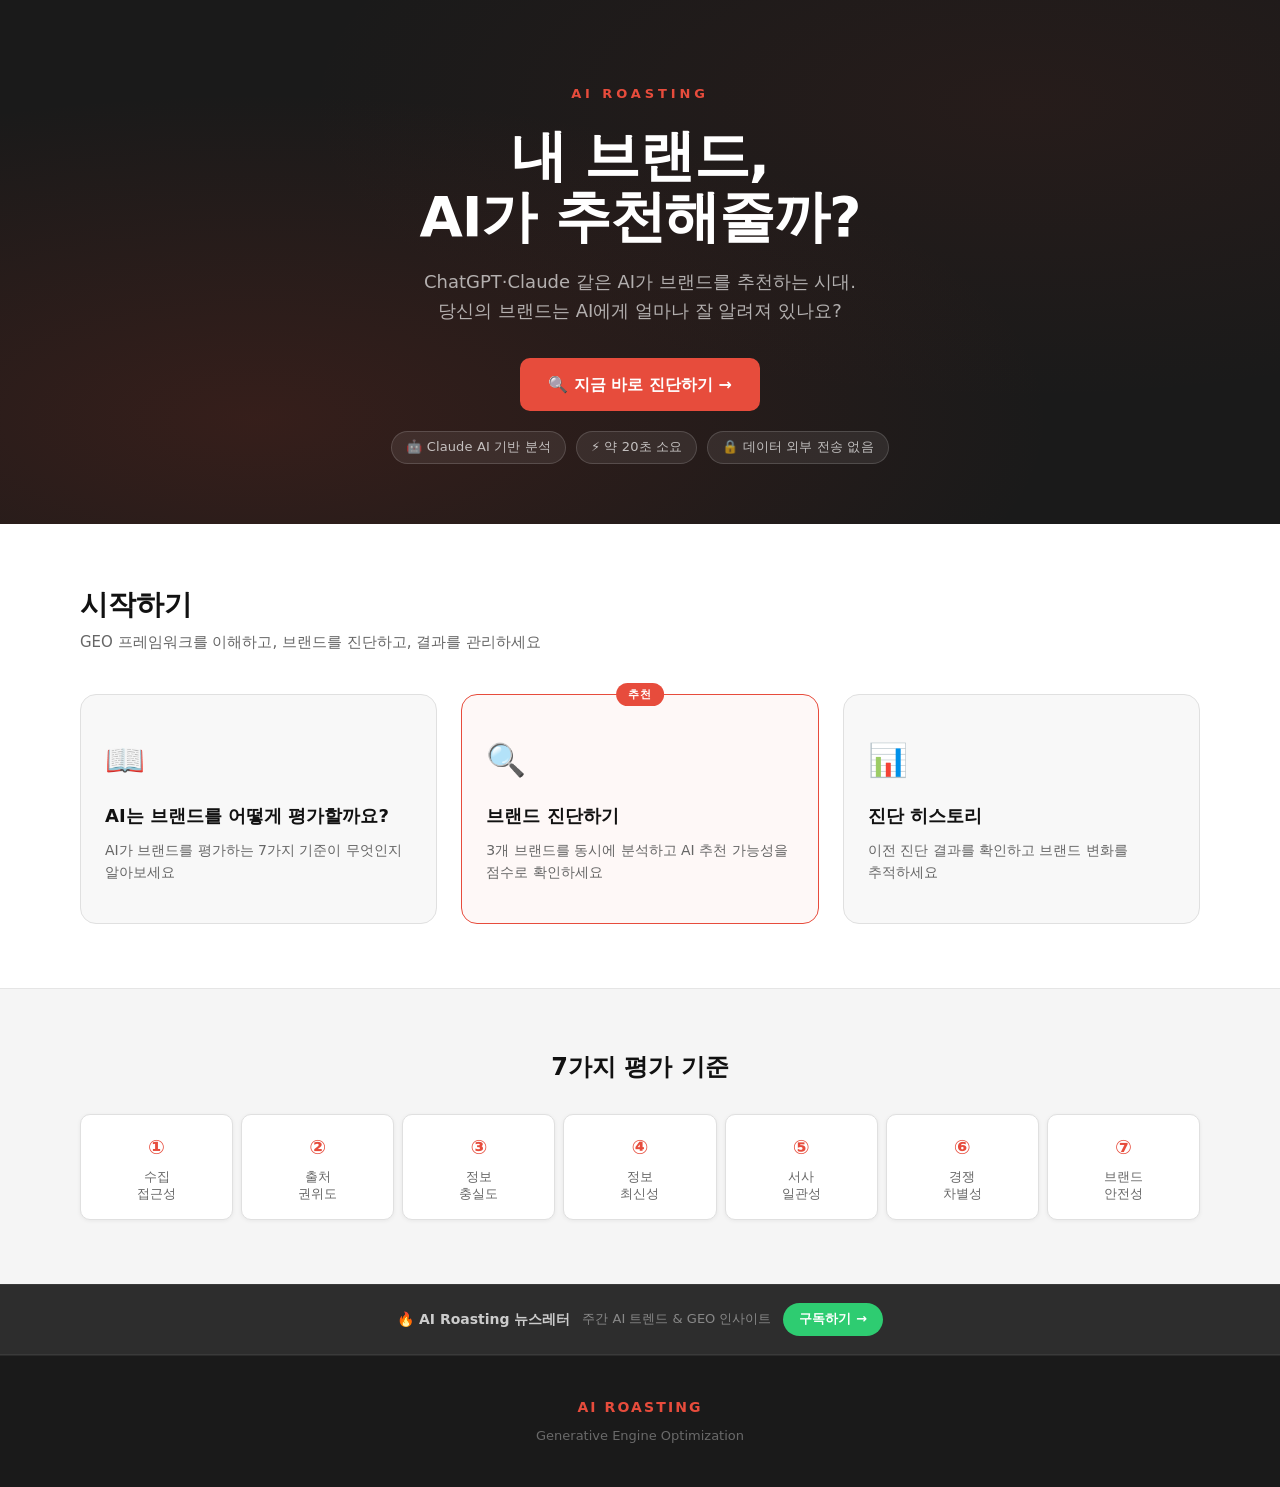
<file: index.html>
<!DOCTYPE html>
<html lang="ko">
<head>
  <meta charset="UTF-8">
  <meta name="viewport" content="width=device-width, initial-scale=1.0">
  <title>GEO 7-Pillar 브랜드 평가</title>
  <meta name="description" content="AI가 추천하는 브랜드가 되기 위한 7가지 평가 기준. Claude AI로 브랜드를 분석하세요.">

  <!-- Open Graph -->
  <meta property="og:title" content="GEO 7-Pillar 브랜드 평가">
  <meta property="og:description" content="AI가 추천하는 브랜드가 되기 위한 7가지 평가 기준">
  <meta property="og:type" content="website">

  <!-- JSON-LD -->
  <script type="application/ld+json">
  {
    "@context": "https://schema.org",
    "@type": "WebApplication",
    "name": "GEO 7-Pillar 브랜드 평가",
    "description": "AI가 추천하는 브랜드가 되기 위한 7가지 평가 기준"
  }
  </script>

  <link rel="stylesheet" href="css/global.css">
  <link rel="stylesheet" href="css/layout.css">
  <link rel="stylesheet" href="css/components.css">
  <style>
    /* ===== 메인 페이지 전용 스타일 ===== */
    body {
      display: flex;
      flex-direction: column;
      min-height: 100vh;
    }

    /* 히어로 섹션 */
    .hero {
      background: #1a1a1a;
      position: relative;
      overflow: hidden;
      padding: 80px 0 60px;
      text-align: center;
    }

    .hero::before {
      content: '';
      position: absolute;
      top: 0; left: 0; right: 0; bottom: 0;
      background:
        radial-gradient(ellipse at 20% 80%, rgba(180, 50, 30, 0.18) 0%, transparent 55%),
        radial-gradient(ellipse at 80% 20%, rgba(180, 50, 30, 0.08) 0%, transparent 50%);
      pointer-events: none;
    }

    .hero .container {
      position: relative;
      z-index: 1;
    }

    .hero__tag {
      display: inline-block;
      font-size: 0.8125rem;
      font-weight: 700;
      letter-spacing: 0.3em;
      text-transform: uppercase;
      color: var(--red-accent);
      margin-bottom: 20px;
    }

    .hero__title {
      font-size: 3.5rem;
      font-weight: 800;
      line-height: 1.1;
      color: #ffffff;
      margin-bottom: 20px;
      letter-spacing: -0.02em;
    }

    .hero__sub {
      font-size: 1.125rem;
      color: rgba(255, 255, 255, 0.65);
      max-width: 480px;
      margin: 0 auto 32px;
    }

    .hero__cta {
      display: inline-flex;
      align-items: center;
      gap: 8px;
      padding: 14px 28px;
      background: var(--red-accent);
      color: white;
      border-radius: 10px;
      font-size: 1rem;
      font-weight: 700;
      text-decoration: none;
      transition: all var(--transition-fast);
    }

    .hero__cta:hover {
      background: var(--red-dark);
      color: white;
      transform: translateY(-2px);
      box-shadow: 0 6px 20px rgba(231, 76, 60, 0.35);
    }

    .hero__badges {
      display: flex;
      align-items: center;
      justify-content: center;
      gap: 10px;
      margin-top: 20px;
      flex-wrap: wrap;
    }

    .hero__badge {
      display: inline-flex;
      align-items: center;
      gap: 4px;
      padding: 5px 14px;
      background: rgba(255,255,255,0.08);
      border: 1px solid rgba(255,255,255,0.15);
      border-radius: 100px;
      font-size: 0.8125rem;
      color: rgba(255,255,255,0.7);
      letter-spacing: 0.01em;
    }

    /* 카드 섹션 */
    .cards-section {
      padding: 64px 0;
      flex: 1;
    }

    .cards-section__header {
      margin-bottom: 40px;
    }

    .cards-section__title {
      font-size: 1.75rem;
      font-weight: 700;
      margin-bottom: 8px;
      color: var(--text-primary);
    }

    .cards-section__title span {
      color: var(--red-accent);
    }

    .cards-section__sub {
      font-size: 0.9375rem;
      color: var(--text-muted);
    }

    /* Pillar 미리보기 */
    .pillars-preview {
      padding: 64px 0;
      background: #f5f5f5;
      border-top: 1px solid var(--border-subtle);
    }

    .pillars-preview__title {
      font-size: 1.5rem;
      font-weight: 700;
      margin-bottom: 32px;
      text-align: center;
    }

    .pillars-grid {
      display: grid;
      grid-template-columns: repeat(7, 1fr);
      gap: 8px;
    }

    .pillar-chip {
      position: relative;
      background: #ffffff;
      border: 1px solid var(--border-card);
      border-radius: 10px;
      padding: 16px 10px;
      text-align: center;
      transition: all var(--transition-base);
      box-shadow: 0 1px 4px rgba(0,0,0,0.06);
      cursor: default;
    }

    .pillar-chip:hover {
      border-color: var(--red-accent);
      transform: translateY(-2px);
      box-shadow: 0 4px 12px rgba(231,76,60,0.12);
    }

    .pillar-chip__num {
      font-size: 1.25rem;
      margin-bottom: 6px;
      color: var(--red-accent);
      font-weight: 700;
    }

    .pillar-chip__name {
      font-size: 0.8125rem;
      color: var(--text-muted);
      line-height: 1.3;
    }

    /* 말풍선 툴팁 */
    .pillar-tooltip {
      position: absolute;
      bottom: calc(100% + 14px);
      left: 50%;
      transform: translateX(-50%) translateY(6px);
      width: 240px;
      background: #ffffff;
      border: 1px solid var(--border-card);
      border-radius: 10px;
      padding: 14px 16px;
      box-shadow: 0 8px 28px rgba(0,0,0,0.13);
      opacity: 0;
      pointer-events: none;
      transition: opacity 180ms ease, transform 180ms ease;
      z-index: 200;
      text-align: left;
    }

    /* 첫 번째 칩: 툴팁 왼쪽 정렬 */
    .pillar-chip:first-child .pillar-tooltip {
      left: 0;
      transform: translateX(0) translateY(6px);
    }
    .pillar-chip:first-child:hover .pillar-tooltip {
      transform: translateX(0) translateY(0);
    }
    .pillar-chip:first-child .pillar-tooltip::before,
    .pillar-chip:first-child .pillar-tooltip::after {
      left: 20px;
    }

    /* 마지막 칩: 툴팁 오른쪽 정렬 */
    .pillar-chip:last-child .pillar-tooltip {
      left: auto;
      right: 0;
      transform: translateX(0) translateY(6px);
    }
    .pillar-chip:last-child:hover .pillar-tooltip {
      transform: translateX(0) translateY(0);
    }
    .pillar-chip:last-child .pillar-tooltip::before,
    .pillar-chip:last-child .pillar-tooltip::after {
      left: auto;
      right: 20px;
    }

    /* 아래 꼬리 (border) */
    .pillar-tooltip::before {
      content: '';
      position: absolute;
      top: 100%;
      left: 50%;
      transform: translateX(-50%);
      border-left: 9px solid transparent;
      border-right: 9px solid transparent;
      border-top: 9px solid var(--border-card);
    }

    /* 아래 꼬리 (fill) */
    .pillar-tooltip::after {
      content: '';
      position: absolute;
      top: calc(100% - 1px);
      left: 50%;
      transform: translateX(-50%);
      border-left: 8px solid transparent;
      border-right: 8px solid transparent;
      border-top: 8px solid #ffffff;
    }

    .pillar-chip:hover .pillar-tooltip {
      opacity: 1;
      transform: translateX(-50%) translateY(0);
      pointer-events: auto;
    }

    .pillar-tooltip__title {
      font-size: 0.8125rem;
      font-weight: 700;
      color: var(--red-accent);
      margin-bottom: 6px;
    }

    .pillar-tooltip__q {
      font-size: 0.75rem;
      color: var(--text-secondary);
      line-height: 1.5;
      margin-bottom: 10px;
      border-bottom: 1px solid var(--border-subtle);
      padding-bottom: 8px;
    }

    .pillar-tooltip__list {
      list-style: none;
      padding: 0;
      margin: 0;
      display: flex;
      flex-direction: column;
      gap: 4px;
    }

    .pillar-tooltip__list li {
      font-size: 0.7rem;
      color: var(--text-muted);
      padding-left: 12px;
      position: relative;
      line-height: 1.4;
    }

    .pillar-tooltip__list li::before {
      content: '·';
      position: absolute;
      left: 3px;
      color: var(--red-accent);
      font-weight: 700;
    }

    /* 진단하기 카드 강조 */
    .nav-card--featured {
      border-color: var(--red-accent);
      background: rgba(231, 76, 60, 0.04);
      position: relative;
    }

    .nav-card--featured:hover {
      background: rgba(231, 76, 60, 0.08);
      box-shadow: 0 6px 24px rgba(231, 76, 60, 0.18);
    }

    .nav-card__featured-tag {
      position: absolute;
      top: -12px;
      left: 50%;
      transform: translateX(-50%);
      background: var(--red-accent);
      color: white;
      font-size: 0.6875rem;
      font-weight: 700;
      padding: 3px 12px;
      border-radius: 100px;
      letter-spacing: 0.08em;
      white-space: nowrap;
    }

    @media (max-width: 900px) {
      .hero__title { font-size: 2.25rem; }
      .pillars-grid { grid-template-columns: repeat(4, 1fr); }
      .newsletter-bar__desc { display: none; }
    }

    @media (max-width: 600px) {
      .pillars-grid { grid-template-columns: repeat(2, 1fr); }
    }
  </style>
</head>
<body>

  <!-- 히어로 섹션 -->
  <section class="hero">
    <div class="container">
      <p class="hero__tag">AI Roasting</p>
      <h1 class="hero__title">내 브랜드,<br>AI가 추천해줄까?</h1>
        <p class="hero__sub">ChatGPT·Claude 같은 AI가 브랜드를 추천하는 시대.<br>당신의 브랜드는 AI에게 얼마나 잘 알려져 있나요?</p>
      <a href="diagnose.html" class="hero__cta">
        🔍 지금 바로 진단하기 →
      </a>
      <div class="hero__badges">
        <span class="hero__badge">🤖 Claude AI 기반 분석</span>
        <span class="hero__badge">⚡ 약 20초 소요</span>
        <span class="hero__badge">🔒 데이터 외부 전송 없음</span>
      </div>
    </div>
  </section>

  <!-- 메인 카드 섹션 -->
  <section class="cards-section">
    <div class="container">
      <div class="cards-section__header">
        <h2 class="cards-section__title">시작하기</h2>
        <p class="cards-section__sub">GEO 프레임워크를 이해하고, 브랜드를 진단하고, 결과를 관리하세요</p>
      </div>

      <div class="three-card-grid">
        <a href="framework.html" class="nav-card">
          <span class="nav-card__icon">📖</span>
          <span class="nav-card__title">AI는 브랜드를 어떻게 평가할까요?</span>
          <span class="nav-card__desc">AI가 브랜드를 평가하는 7가지 기준이 무엇인지 알아보세요</span>
        </a>

        <a href="diagnose.html" class="nav-card nav-card--featured">
          <span class="nav-card__featured-tag">추천</span>
          <span class="nav-card__icon">🔍</span>
          <span class="nav-card__title">브랜드 진단하기</span>
          <span class="nav-card__desc">3개 브랜드를 동시에 분석하고 AI 추천 가능성을 점수로 확인하세요</span>
        </a>

        <a href="history.html" class="nav-card">
          <span class="nav-card__icon">📊</span>
          <span class="nav-card__title">진단 히스토리</span>
          <span class="nav-card__desc">이전 진단 결과를 확인하고 브랜드 변화를 추적하세요</span>
        </a>
      </div>
    </div>
  </section>

  <!-- 7-Pillar 미리보기 -->
  <div class="pillars-preview">
    <div class="container">
      <h3 class="pillars-preview__title">7가지 평가 기준</h3>
      <div class="pillars-grid">
        <div class="pillar-chip">
          <div class="pillar-chip__num">①</div>
          <div class="pillar-chip__name">수집<br>접근성</div>
          <div class="pillar-tooltip">
            <div class="pillar-tooltip__title">① 수집 접근성</div>
            <p class="pillar-tooltip__q">AI 크롤러가 이 브랜드의 핵심 정보에 자유롭게 접근할 수 있는가?</p>
            <ul class="pillar-tooltip__list">
              <li>robots.txt가 AI 크롤러를 허용하는가</li>
              <li>구조화 데이터(JSON-LD)가 적용되어 있는가</li>
              <li>Wikipedia 등 주요 참조 문서가 존재하는가</li>
              <li>공식 SNS 계정이 활성화되어 있는가</li>
            </ul>
          </div>
        </div>
        <div class="pillar-chip">
          <div class="pillar-chip__num">②</div>
          <div class="pillar-chip__name">출처<br>권위도</div>
          <div class="pillar-tooltip">
            <div class="pillar-tooltip__title">② 출처 권위도</div>
            <p class="pillar-tooltip__q">AI가 참조하는 권위 있는 출처에서 이 브랜드를 언급하는가?</p>
            <ul class="pillar-tooltip__list">
              <li>주요 언론사의 브랜드 기사 수</li>
              <li>전문 연구기관·학술지에서의 언급</li>
              <li>정부기관·공식 단체의 인정 및 수상</li>
              <li>전문가 리뷰 및 언급 품질</li>
            </ul>
          </div>
        </div>
        <div class="pillar-chip">
          <div class="pillar-chip__num">③</div>
          <div class="pillar-chip__name">정보<br>충실도</div>
          <div class="pillar-tooltip">
            <div class="pillar-tooltip__title">③ 정보 충실도</div>
            <p class="pillar-tooltip__q">AI가 브랜드의 특성·제품·역사·가치관을 설명할 수 있을 만큼 정보가 충분한가?</p>
            <ul class="pillar-tooltip__list">
              <li>브랜드 스토리·창업 배경·가치관 설명</li>
              <li>제품/서비스 차별점의 구체적 정보</li>
              <li>고객 리뷰·사용 후기의 양과 질</li>
              <li>공식 웹사이트 콘텐츠의 완성도</li>
            </ul>
          </div>
        </div>
        <div class="pillar-chip">
          <div class="pillar-chip__num">④</div>
          <div class="pillar-chip__name">정보<br>최신성</div>
          <div class="pillar-tooltip">
            <div class="pillar-tooltip__title">④ 정보 최신성</div>
            <p class="pillar-tooltip__q">최근 6개월~1년 내 브랜드 신규 정보가 생성되고 있는가?</p>
            <ul class="pillar-tooltip__list">
              <li>최근 언론 보도·뉴스 기사 빈도</li>
              <li>SNS·블로그 콘텐츠 업데이트 주기</li>
              <li>신제품 출시·이벤트 등 최근 활동</li>
              <li>웹사이트 최종 업데이트 일자</li>
            </ul>
          </div>
        </div>
        <div class="pillar-chip">
          <div class="pillar-chip__num">⑤</div>
          <div class="pillar-chip__name">서사<br>일관성</div>
          <div class="pillar-tooltip">
            <div class="pillar-tooltip__title">⑤ 서사 일관성</div>
            <p class="pillar-tooltip__q">웹사이트·SNS·언론·리뷰 등 채널 전반에서 브랜드 메시지가 통일되어 있는가?</p>
            <ul class="pillar-tooltip__list">
              <li>공식 채널 전반의 톤앤매너 일관성</li>
              <li>외부 리뷰와 공식 메시지의 정합성</li>
              <li>시간에 따른 포지셔닝 일관성</li>
              <li>다국어 채널의 메시지 통일성</li>
            </ul>
          </div>
        </div>
        <div class="pillar-chip">
          <div class="pillar-chip__num">⑥</div>
          <div class="pillar-chip__name">경쟁<br>차별성</div>
          <div class="pillar-tooltip">
            <div class="pillar-tooltip__title">⑥ 경쟁 차별성</div>
            <p class="pillar-tooltip__q">동일 카테고리에서 AI가 이 브랜드를 경쟁사 대신 추천해야 할 이유가 있는가?</p>
            <ul class="pillar-tooltip__list">
              <li>카테고리 내 독보적 포지셔닝</li>
              <li>경쟁사와 구분되는 USP</li>
              <li>수상·인증·특허 등 객관적 차별화</li>
              <li>특정 타겟 고객에 대한 전문성</li>
            </ul>
          </div>
        </div>
        <div class="pillar-chip">
          <div class="pillar-chip__num">⑦</div>
          <div class="pillar-chip__name">브랜드<br>안전성</div>
          <div class="pillar-tooltip">
            <div class="pillar-tooltip__title">⑦ 브랜드 안전성</div>
            <p class="pillar-tooltip__q">AI가 이 브랜드를 추천했을 때 사용자에게 해를 끼칠 리스크가 없는가?</p>
            <ul class="pillar-tooltip__list">
              <li>최근 1년 내 논란·스캔들·불매운동</li>
              <li>법적 분쟁·소송·규제 위반 사례</li>
              <li>식품/의약품 등 안전 관련 이슈</li>
              <li>ESG 리스크 여부</li>
            </ul>
          </div>
        </div>
      </div>
    </div>
  </div>

  <!-- 뉴스레터 배너 -->
  <div class="newsletter-bar">
    <div class="container">
      <span class="newsletter-bar__label">🔥 AI Roasting 뉴스레터</span>
      <span class="newsletter-bar__desc">주간 AI 트렌드 & GEO 인사이트</span>
      <a href="https://www.linkedin.com/newsletters/ai-%EB%A1%9C%EC%8A%A4%ED%8C%85-7321517076899127296/" class="newsletter-bar__btn" target="_blank" rel="noopener noreferrer">구독하기 →</a>
    </div>
  </div>

  <!-- 푸터 -->
  <footer class="site-footer">
    <div class="container">
      <span class="site-footer__brand">AI ROASTING</span>
      <span class="site-footer__copy">Generative Engine Optimization</span>
    </div>
  </footer>

</body>
</html>
</file>
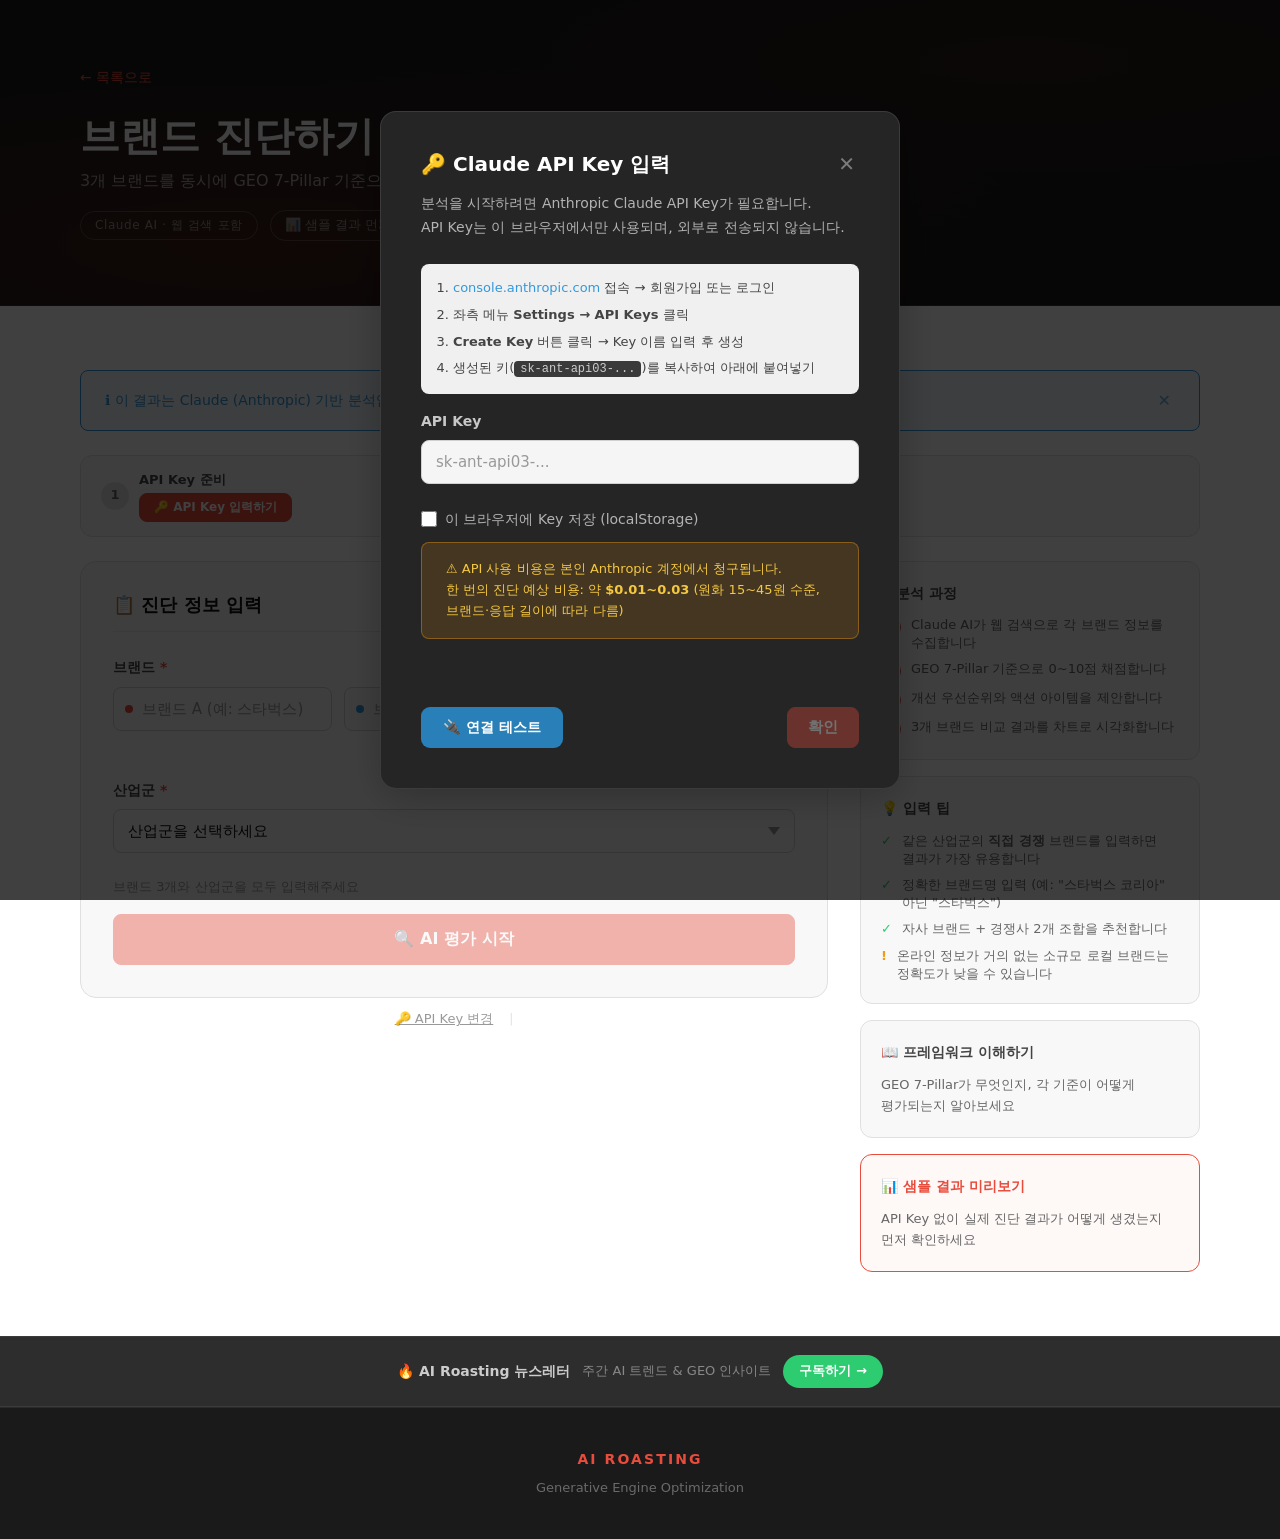
<file: diagnose.html>
<!DOCTYPE html>
<html lang="ko">
<head>
  <meta charset="UTF-8">
  <meta name="viewport" content="width=device-width, initial-scale=1.0">
  <title>브랜드 진단 · GEO 7-Pillar</title>
  <meta name="description" content="3개 브랜드를 동시에 GEO 7-Pillar 기준으로 AI 분석합니다.">

  <link rel="stylesheet" href="css/global.css">
  <link rel="stylesheet" href="css/layout.css">
  <link rel="stylesheet" href="css/components.css">

  <style>
    body { display: flex; flex-direction: column; min-height: 100vh; }

    /* 진단 폼 레이아웃 */
    .diagnose-layout {
      display: grid;
      grid-template-columns: 1fr 340px;
      gap: 32px;
      align-items: start;
    }

    .form-card {
      background: var(--bg-card);
      border: 1px solid var(--border-card);
      border-radius: 16px;
      padding: 32px;
    }

    .form-card__title {
      font-size: 1.125rem;
      font-weight: 700;
      margin-bottom: 24px;
      padding-bottom: 16px;
      border-bottom: 1px solid var(--border-subtle);
    }

    /* 브랜드 입력 그리드 */
    .brands-grid {
      display: grid;
      grid-template-columns: repeat(3, 1fr);
      gap: 12px;
      margin-bottom: 24px;
    }

    .brand-input-wrapper {
      position: relative;
    }

    .brand-color-dot {
      position: absolute;
      left: 12px;
      top: 50%;
      transform: translateY(-50%);
      width: 8px;
      height: 8px;
      border-radius: 50%;
    }

    .brand-color-dot--a { background: var(--brand-a); }
    .brand-color-dot--b { background: var(--brand-b); }
    .brand-color-dot--c { background: var(--brand-c); }

    .brand-input-wrapper .form-input {
      padding-left: 28px;
    }

    /* 사이드바 */
    .sidebar {
      display: flex;
      flex-direction: column;
      gap: 16px;
    }

    .sidebar-card {
      background: var(--bg-card);
      border: 1px solid var(--border-card);
      border-radius: 12px;
      padding: 20px;
    }

    .sidebar-card__title {
      font-size: 0.875rem;
      font-weight: 700;
      color: var(--text-secondary);
      margin-bottom: 12px;
    }

    .step-list {
      display: flex;
      flex-direction: column;
      gap: 8px;
    }

    .step-item {
      display: flex;
      gap: 10px;
      font-size: 0.8125rem;
      color: var(--text-muted);
      line-height: 1.4;
    }

    .step-num {
      width: 20px;
      height: 20px;
      background: var(--red-accent);
      color: white;
      border-radius: 50%;
      display: flex;
      align-items: center;
      justify-content: center;
      font-size: 0.6875rem;
      font-weight: 700;
      flex-shrink: 0;
      margin-top: 1px;
    }

    /* ===== 로딩 오버레이 리디자인 ===== */
    #loading-overlay { display: none; }
    #loading-overlay.is-active {
      display: flex;
      position: fixed;
      inset: 0;
      z-index: 50;
      background: #f7f7f8;
      align-items: center;
      justify-content: center;
    }

    .loading-inner {
      width: 100%;
      max-width: 480px;
      padding: 0 24px;
      text-align: center;
    }

    /* 상단 뱃지 */
    .loading-badge {
      display: inline-flex;
      align-items: center;
      gap: 7px;
      background: #111;
      color: #fff;
      font-size: 0.6875rem;
      font-weight: 700;
      letter-spacing: 0.1em;
      padding: 5px 14px 5px 10px;
      border-radius: 100px;
      margin-bottom: 28px;
    }
    .loading-badge__dot {
      width: 7px; height: 7px;
      background: #e74c3c;
      border-radius: 50%;
      animation: badgePulse 1.4s ease-in-out infinite;
    }
    @keyframes badgePulse {
      0%, 100% { opacity: 1; transform: scale(1); }
      50%       { opacity: 0.5; transform: scale(0.75); }
    }

    /* 타이틀 */
    .loading-title {
      font-size: 1.4375rem;
      font-weight: 800;
      color: #111;
      letter-spacing: -0.025em;
      margin-bottom: 6px;
    }
    .loading-subtitle {
      font-size: 0.8125rem;
      color: #888;
      margin-bottom: 28px;
    }

    /* 스캔 진행 바 */
    .loading-progress {
      height: 2px;
      background: #e5e5e5;
      border-radius: 2px;
      margin-bottom: 24px;
      overflow: hidden;
    }
    .loading-progress__fill {
      height: 100%;
      width: 30%;
      background: linear-gradient(90deg, #e74c3c 0%, #f39c12 100%);
      border-radius: 2px;
      animation: scanBar 2.2s ease-in-out infinite;
    }
    @keyframes scanBar {
      0%   { width: 5%;  margin-left: 0; }
      50%  { width: 55%; margin-left: 40%; }
      100% { width: 5%;  margin-left: 95%; }
    }

    /* 브랜드 카드 */
    .loading-brands {
      display: flex;
      flex-direction: column;
      gap: 8px;
      margin-bottom: 24px;
    }
    .loading-brand-item {
      display: flex;
      align-items: center;
      gap: 12px;
      background: #fff;
      border: 1px solid #e8e8e8;
      border-radius: 10px;
      padding: 12px 16px;
      text-align: left;
      transition: border-color 0.3s, background 0.3s;
    }
    .loading-brand-item.brand-status--done  { border-color: #2ecc71; background: rgba(46,204,113,0.04); }
    .loading-brand-item.brand-status--error { border-color: #e74c3c; background: rgba(231,76,60,0.04);  }

    .loading-brand-dot {
      width: 8px; height: 8px;
      border-radius: 50%;
      flex-shrink: 0;
    }
    .loading-brand-info { flex: 1; }
    .loading-brand-name  { font-size: 0.9375rem; font-weight: 700; color: #111; display: block; }
    .loading-brand-state { font-size: 0.75rem; color: #999; display: block; margin-top: 1px; }
    .loading-brand-spinner { flex-shrink: 0; display: flex; align-items: center; }

    /* 7 Pillar 뱃지 */
    .loading-pillars {
      display: flex;
      gap: 5px;
      justify-content: center;
      flex-wrap: wrap;
      margin-bottom: 20px;
    }
    .loading-pillar {
      width: 28px; height: 28px;
      border-radius: 7px;
      background: #ececec;
      display: flex;
      align-items: center;
      justify-content: center;
      font-size: 0.6875rem;
      font-weight: 700;
      color: #bbb;
      animation: pillarFade 3.5s ease-in-out infinite;
    }
    .loading-pillar:nth-child(1) { animation-delay: 0s; }
    .loading-pillar:nth-child(2) { animation-delay: 0.5s; }
    .loading-pillar:nth-child(3) { animation-delay: 1s; }
    .loading-pillar:nth-child(4) { animation-delay: 1.5s; }
    .loading-pillar:nth-child(5) { animation-delay: 2s; }
    .loading-pillar:nth-child(6) { animation-delay: 2.5s; }
    .loading-pillar:nth-child(7) { animation-delay: 3s; }
    @keyframes pillarFade {
      0%, 80%, 100% { background: #ececec; color: #bbb; }
      40%            { background: #e74c3c; color: #fff; }
    }

    .loading-note {
      font-size: 0.75rem;
      color: #aaa;
      letter-spacing: 0.01em;
    }

    /* API Key 모달 내부 */
    .api-steps {
      background: #f0f0f0;
      border-radius: 8px;
      padding: 14px 16px;
      margin-bottom: 16px;
    }

    .api-steps ol {
      list-style: decimal;
      padding-left: 16px;
      display: flex;
      flex-direction: column;
      gap: 6px;
    }

    .api-steps li {
      font-size: 0.8125rem;
      color: var(--text-secondary);
    }

    .api-steps a {
      color: var(--blue-info);
    }

    /* 중복 경고 */
    #duplicate-warning {
      display: none;
      font-size: 0.8125rem;
      color: var(--yellow-warn);
      margin-top: 8px;
    }

    /* 모달 닫기 버튼 */
    .modal-close-btn {
      background: none;
      border: none;
      cursor: pointer;
      color: rgba(255,255,255,0.4);
      font-size: 1.25rem;
      line-height: 1;
      padding: 2px 4px;
      transition: color var(--transition-fast);
      flex-shrink: 0;
    }
    .modal-close-btn:hover { color: rgba(255,255,255,0.8); }

    .modal-title-row {
      display: flex;
      align-items: flex-start;
      justify-content: space-between;
      gap: 12px;
      margin-bottom: var(--spacing-md);
    }
    .modal-title-row .modal-box__title { margin-bottom: 0; }

    /* API Key 스텝 바 */
    .api-step-bar {
      display: flex;
      align-items: center;
      gap: 12px;
      background: var(--bg-card);
      border: 1px solid var(--border-card);
      border-radius: 12px;
      padding: 14px 20px;
      margin-bottom: 24px;
    }

    .api-step {
      display: flex;
      align-items: center;
      gap: 10px;
      flex: 1;
    }

    .api-step__num {
      width: 28px;
      height: 28px;
      border-radius: 50%;
      background: #e0e0e0;
      color: var(--text-muted);
      font-size: 0.8125rem;
      font-weight: 700;
      display: flex;
      align-items: center;
      justify-content: center;
      flex-shrink: 0;
      transition: all var(--transition-base);
    }

    .api-step--done .api-step__num {
      background: var(--green-cta);
      color: white;
    }

    .api-step__label {
      font-size: 0.8125rem;
      font-weight: 600;
      color: var(--text-secondary);
    }

    .api-step__status {
      font-size: 0.75rem;
      color: var(--text-muted);
      margin-top: 2px;
    }

    .api-step-divider {
      font-size: 1rem;
      color: var(--border-card);
      flex-shrink: 0;
    }

    @media (max-width: 900px) {
      .diagnose-layout { grid-template-columns: 1fr; }
      .brands-grid { grid-template-columns: 1fr; }
      .api-step-bar { flex-direction: column; align-items: flex-start; }
      .api-step-divider { display: none; }
    }
  </style>
</head>
<body>

  <!-- API Key 모달 -->
  <div class="modal-overlay" id="apikey-modal">
    <div class="modal-box">
      <div class="modal-title-row">
        <h2 class="modal-box__title">🔑 Claude API Key 입력</h2>
        <button class="modal-close-btn" onclick="closeApiKeyModal()" title="닫기">✕</button>
      </div>
      <div class="modal-box__desc">
        분석을 시작하려면 Anthropic Claude API Key가 필요합니다.<br>
        API Key는 이 브라우저에서만 사용되며, 외부로 전송되지 않습니다.
      </div>

      <div class="api-steps">
        <ol>
          <li><a href="https://console.anthropic.com" target="_blank" rel="noopener">console.anthropic.com</a> 접속 → 회원가입 또는 로그인</li>
          <li>좌측 메뉴 <strong>Settings → API Keys</strong> 클릭</li>
          <li><strong>Create Key</strong> 버튼 클릭 → Key 이름 입력 후 생성</li>
          <li>생성된 키(<code style="font-size:0.75rem;background:#3a3a3a;padding:1px 6px;border-radius:4px;color:#ccc;">sk-ant-api03-...</code>)를 복사하여 아래에 붙여넣기</li>
        </ol>
      </div>

      <div class="form-group">
        <label for="api-key-input">API Key</label>
        <input
          type="password"
          id="api-key-input"
          class="form-input"
          placeholder="sk-ant-api03-..."
          autocomplete="off"
        >
        <div id="apikey-error" class="form-error" style="display:none;">
          올바른 형식의 API Key를 입력해주세요 (sk-ant-로 시작)
        </div>
      </div>

      <label class="checkbox-group" style="margin-bottom:12px;">
        <input type="checkbox" id="save-key-checkbox">
        <span style="font-size:0.875rem;color:var(--text-muted);">이 브라우저에 Key 저장 (localStorage)</span>
      </label>

      <div class="info-box info-box--warning" style="font-size:0.8125rem;">
        ⚠️ API 사용 비용은 본인 Anthropic 계정에서 청구됩니다.<br>
        한 번의 진단 예상 비용: 약 <strong>$0.01~0.03</strong> (원화 15~45원 수준, 브랜드·응답 길이에 따라 다름)
      </div>

      <div id="api-test-status" style="font-size:0.8125rem;min-height:20px;margin-bottom:12px;"></div>

      <div class="modal-box__actions" style="justify-content:space-between;align-items:center;">
        <button
          id="test-api-btn"
          onclick="testApiConnection()"
          style="font-size:0.9rem;font-weight:700;background:#2980b9;color:#fff;border:none;border-radius:9px;padding:11px 22px;cursor:pointer;display:flex;align-items:center;gap:6px;transition:background 150ms;"
          onmouseover="this.style.background='#1f6390'"
          onmouseout="this.style.background='#2980b9'"
        >🔌 연결 테스트</button>
        <button class="btn btn--primary" id="confirm-api-btn" onclick="confirmApiKey()" disabled style="opacity:0.35;cursor:not-allowed;">확인</button>
      </div>
    </div>
  </div>

  <!-- 삭제 확인 모달 (공용) -->
  <div class="modal-overlay hidden" id="confirm-modal">
    <div class="modal-box">
      <h2 class="modal-box__title" id="confirm-title">확인</h2>
      <p class="modal-box__desc" id="confirm-desc"></p>
      <div class="modal-box__actions">
        <button class="btn btn--secondary" onclick="closeConfirmModal()">취소</button>
        <button class="btn btn--danger" id="confirm-ok-btn">확인</button>
      </div>
    </div>
  </div>

  <!-- 페이지 헤더 -->
  <header class="page-header">
    <div class="container">
      <a href="index.html" class="page-header__back">← 목록으로</a>
      <h1 class="page-header__title">브랜드 진단하기</h1>
      <p class="page-header__sub">3개 브랜드를 동시에 GEO 7-Pillar 기준으로 분석합니다</p>
      <div style="display:flex;align-items:center;gap:12px;flex-wrap:wrap;">
        <span class="page-header__badge">Claude AI · 웹 검색 포함</span>
        <a href="framework.html#sample" style="font-size:0.8125rem;color:rgba(255,255,255,0.5);border:1px solid rgba(255,255,255,0.2);padding:4px 14px;border-radius:100px;text-decoration:none;transition:all 150ms;" onmouseover="this.style.color='rgba(255,255,255,0.85)'" onmouseout="this.style.color='rgba(255,255,255,0.5)'">📊 샘플 결과 먼저 보기 →</a>
      </div>
    </div>
  </header>

  <!-- 메인 -->
  <main class="page-main" style="flex:1;">
    <div class="container">

      <!-- AI 엔진 배너 -->
      <div class="ai-engine-banner" id="ai-banner">
        <span class="ai-engine-banner__text">
          ℹ️ 이 결과는 Claude (Anthropic) 기반 분석입니다. ChatGPT, Gemini 등 다른 AI에서는 다른 결과가 나올 수 있습니다.
        </span>
        <button class="ai-engine-banner__close" onclick="dismissBanner()">✕</button>
      </div>

      <!-- 로딩 상태 -->
      <div id="loading-overlay">
        <div class="loading-inner">
          <div class="loading-badge">
            <span class="loading-badge__dot"></span>
            GEO AI ENGINE
          </div>
          <h2 class="loading-title">AI가 브랜드를 분석하고 있습니다</h2>
          <p class="loading-subtitle">GEO 7-Pillar 기준으로 동시에 평가 중입니다</p>
          <div class="loading-progress"><div class="loading-progress__fill"></div></div>
          <div class="loading-brands" id="brand-statuses">
            <!-- JS로 렌더링 -->
          </div>
          <div class="loading-pillars">
            <span class="loading-pillar">①</span>
            <span class="loading-pillar">②</span>
            <span class="loading-pillar">③</span>
            <span class="loading-pillar">④</span>
            <span class="loading-pillar">⑤</span>
            <span class="loading-pillar">⑥</span>
            <span class="loading-pillar">⑦</span>
          </div>
          <p class="loading-note">약 10~20초 소요 · Claude AI 기반 분석</p>
        </div>
      </div>

      <!-- 진단 폼 -->
      <div id="form-section">

        <!-- API Key 스텝 바 -->
        <div class="api-step-bar" id="api-step-bar">
          <div class="api-step" id="step1-block">
            <div class="api-step__num" id="step1-num">1</div>
            <div>
              <div class="api-step__label">API Key 준비</div>
              <div class="api-step__status" id="step1-status">
                <button class="btn btn--primary" style="font-size:0.75rem;padding:5px 14px;" onclick="showApiKeyModal()">🔑 API Key 입력하기</button>
              </div>
            </div>
          </div>
          <div class="api-step-divider">→</div>
          <div class="api-step api-step--done">
            <div class="api-step__num">2</div>
            <div>
              <div class="api-step__label">브랜드 입력 · 진단 시작</div>
              <div class="api-step__status">아래 폼에 브랜드명을 입력하세요</div>
            </div>
          </div>
        </div>

        <div class="diagnose-layout">
          <!-- 왼쪽: 폼 -->
          <div>
            <div class="form-card">
              <h2 class="form-card__title">📋 진단 정보 입력</h2>

              <form id="diagnose-form" onsubmit="handleSubmit(event)">
                <!-- 브랜드 입력 -->
                <div class="form-group">
                  <label>브랜드 <span class="required">*</span></label>
                  <div class="brands-grid">
                    <div class="brand-input-wrapper">
                      <span class="brand-color-dot brand-color-dot--a"></span>
                      <input
                        type="text"
                        id="brand-a"
                        class="form-input"
                        placeholder="브랜드 A (예: 스타벅스)"
                        maxlength="50"
                        oninput="checkFormValidity()"
                      >
                    </div>
                    <div class="brand-input-wrapper">
                      <span class="brand-color-dot brand-color-dot--b"></span>
                      <input
                        type="text"
                        id="brand-b"
                        class="form-input"
                        placeholder="브랜드 B (예: 블루보틀)"
                        maxlength="50"
                        oninput="checkFormValidity()"
                      >
                    </div>
                    <div class="brand-input-wrapper">
                      <span class="brand-color-dot brand-color-dot--c"></span>
                      <input
                        type="text"
                        id="brand-c"
                        class="form-input"
                        placeholder="브랜드 C (예: 이디야)"
                        maxlength="50"
                        oninput="checkFormValidity()"
                      >
                    </div>
                  </div>
                  <div id="duplicate-warning">⚠️ 동일한 브랜드명이 있습니다. 서로 다른 브랜드를 입력해주세요.</div>
                </div>

                <!-- 산업군 선택 -->
                <div class="form-group">
                  <label for="industry-select">산업군 <span class="required">*</span></label>
                  <select id="industry-select" class="form-select" onchange="handleIndustryChange()">
                    <option value="">산업군을 선택하세요</option>
                    <optgroup label="제조업">
                      <option value="전기·전자">전기·전자</option>
                      <option value="자동차">자동차</option>
                      <option value="화학·소재">화학·소재</option>
                      <option value="철강·금속">철강·금속</option>
                      <option value="식품·음료">식품·음료</option>
                      <option value="의류·패션">의류·패션</option>
                      <option value="화장품·뷰티">화장품·뷰티</option>
                    </optgroup>
                    <optgroup label="서비스업">
                      <option value="금융·보험">금융·보험</option>
                      <option value="통신·미디어">통신·미디어</option>
                      <option value="유통·리테일">유통·리테일</option>
                      <option value="음식점·카페">음식점·카페</option>
                      <option value="숙박·여행">숙박·여행</option>
                      <option value="교육·이러닝">교육·이러닝</option>
                      <option value="의료·헬스케어">의료·헬스케어</option>
                      <option value="게임·엔터테인먼트">게임·엔터테인먼트</option>
                    </optgroup>
                    <optgroup label="IT·기술">
                      <option value="소프트웨어·SaaS">소프트웨어·SaaS</option>
                      <option value="반도체·디스플레이">반도체·디스플레이</option>
                      <option value="플랫폼·커머스">플랫폼·커머스</option>
                      <option value="AI·데이터">AI·데이터</option>
                    </optgroup>
                    <optgroup label="기타">
                      <option value="건설·부동산">건설·부동산</option>
                      <option value="에너지·환경">에너지·환경</option>
                      <option value="other">기타 (직접 입력)</option>
                    </optgroup>
                  </select>
                  <input
                    type="text"
                    id="industry-custom"
                    class="form-input"
                    placeholder="산업군을 직접 입력해주세요"
                    style="display:none;margin-top:8px;"
                    maxlength="50"
                    oninput="checkFormValidity()"
                  >
                </div>

                <div id="form-tooltip" class="form-hint" style="margin-bottom:16px;">
                  브랜드 3개와 산업군을 모두 입력해주세요
                </div>

                <button type="submit" id="submit-btn" class="btn btn--primary btn--full btn--lg" disabled>
                  🔍 AI 평가 시작
                </button>
              </form>
            </div>

            <!-- API Key 변경 / 삭제 -->
            <div style="margin-top:12px;text-align:center;display:flex;align-items:center;justify-content:center;gap:16px;">
              <button
                onclick="showApiKeyModal()"
                style="font-size:0.8125rem;color:var(--text-dim);background:none;border:none;cursor:pointer;text-decoration:underline;"
              >
                🔑 API Key 변경
              </button>
              <span style="color:var(--border-card);font-size:0.75rem;">|</span>
              <button
                id="delete-key-btn"
                onclick="deleteApiKey()"
                style="font-size:0.8125rem;color:var(--red-accent);background:none;border:none;cursor:pointer;text-decoration:underline;display:none;"
              >
                🗑 저장된 Key 삭제
              </button>
            </div>
          </div>

          <!-- 오른쪽: 사이드바 -->
          <div class="sidebar">
            <div class="sidebar-card">
              <div class="sidebar-card__title">⚡ 분석 과정</div>
              <div class="step-list">
                <div class="step-item">
                  <span class="step-num">1</span>
                  <span>Claude AI가 웹 검색으로 각 브랜드 정보를 수집합니다</span>
                </div>
                <div class="step-item">
                  <span class="step-num">2</span>
                  <span>GEO 7-Pillar 기준으로 0~10점 채점합니다</span>
                </div>
                <div class="step-item">
                  <span class="step-num">3</span>
                  <span>개선 우선순위와 액션 아이템을 제안합니다</span>
                </div>
                <div class="step-item">
                  <span class="step-num">4</span>
                  <span>3개 브랜드 비교 결과를 차트로 시각화합니다</span>
                </div>
              </div>
            </div>

            <div class="sidebar-card">
              <div class="sidebar-card__title">💡 입력 팁</div>
              <div class="step-list">
                <div class="step-item">
                  <span style="color:var(--green-cta);font-weight:700;flex-shrink:0;">✓</span>
                  <span>같은 산업군의 <strong>직접 경쟁</strong> 브랜드를 입력하면 결과가 가장 유용합니다</span>
                </div>
                <div class="step-item">
                  <span style="color:var(--green-cta);font-weight:700;flex-shrink:0;">✓</span>
                  <span>정확한 브랜드명 입력 (예: "스타벅스 코리아" 아닌 "스타벅스")</span>
                </div>
                <div class="step-item">
                  <span style="color:var(--green-cta);font-weight:700;flex-shrink:0;">✓</span>
                  <span>자사 브랜드 + 경쟁사 2개 조합을 추천합니다</span>
                </div>
                <div class="step-item">
                  <span style="color:var(--yellow-warn);font-weight:700;flex-shrink:0;">!</span>
                  <span>온라인 정보가 거의 없는 소규모 로컬 브랜드는 정확도가 낮을 수 있습니다</span>
                </div>
              </div>
            </div>

            <a href="framework.html" class="sidebar-card" style="text-decoration:none;color:inherit;display:block;">
              <div class="sidebar-card__title">📖 프레임워크 이해하기</div>
              <p style="font-size:0.8125rem;color:var(--text-muted);">
                GEO 7-Pillar가 무엇인지, 각 기준이 어떻게 평가되는지 알아보세요
              </p>
            </a>

            <a href="framework.html#sample" class="sidebar-card" style="text-decoration:none;color:inherit;display:block;border-color:var(--red-accent);background:rgba(231,76,60,0.04);">
              <div class="sidebar-card__title" style="color:var(--red-accent);">📊 샘플 결과 미리보기</div>
              <p style="font-size:0.8125rem;color:var(--text-muted);">
                API Key 없이 실제 진단 결과가 어떻게 생겼는지 먼저 확인하세요
              </p>
            </a>
          </div>
        </div>
      </div>

    </div>
  </main>

  <!-- 뉴스레터 배너 -->
  <div class="newsletter-bar">
    <div class="container">
      <span class="newsletter-bar__label">🔥 AI Roasting 뉴스레터</span>
      <span class="newsletter-bar__desc">주간 AI 트렌드 & GEO 인사이트</span>
      <a href="https://www.linkedin.com/newsletters/ai-%EB%A1%9C%EC%8A%A4%ED%8C%85-7321517076899127296/" class="newsletter-bar__btn" target="_blank" rel="noopener noreferrer">구독하기 →</a>
    </div>
  </div>

  <!-- 푸터 -->
  <footer class="site-footer">
    <div class="container">
      <span class="site-footer__brand">AI ROASTING</span>
      <span class="site-footer__copy">Generative Engine Optimization</span>
    </div>
  </footer>

  <!-- API Key 관리 (file:// 환경 포함 전 구간 동작 보장) -->
  <script>
    // 모듈과 공유하는 전역 API Key
    window._currentApiKey = '';
    // 연결 테스트 통과 여부
    window._apiTestPassed = false;

    function _loadApiKey() {
      return localStorage.getItem('geo_api_key') || sessionStorage.getItem('geo_api_key_session') || null;
    }
    function _saveApiKey(key, persist) {
      if (persist) {
        localStorage.setItem('geo_api_key', key);
        sessionStorage.removeItem('geo_api_key_session');
      } else {
        sessionStorage.setItem('geo_api_key_session', key);
        localStorage.removeItem('geo_api_key');
      }
    }
    function _validateKeyFormat(key) {
      return typeof key === 'string' && key.startsWith('sk-ant-') && key.length > 20;
    }

    function updateStepBar() {
      var step1Block = document.getElementById('step1-block');
      var step1Num   = document.getElementById('step1-num');
      var step1Status = document.getElementById('step1-status');
      var deleteBtn  = document.getElementById('delete-key-btn');
      if (!step1Block) return;
      if (window._currentApiKey) {
        step1Block.classList.add('api-step--done');
        step1Num.textContent = '✓';
        step1Status.innerHTML = '<span style="color:var(--green-cta);font-weight:600;">✔ API Key 입력됨</span>'
          + ' <button style="font-size:0.7rem;color:var(--text-dim);background:none;border:none;cursor:pointer;text-decoration:underline;margin-left:6px;" onclick="showApiKeyModal()">변경</button>';
        if (deleteBtn) deleteBtn.style.display = '';
      } else {
        step1Block.classList.remove('api-step--done');
        step1Num.textContent = '1';
        step1Status.innerHTML = '<button class="btn btn--primary" style="font-size:0.75rem;padding:5px 14px;" onclick="showApiKeyModal()">🔑 API Key 입력하기</button>';
        if (deleteBtn) deleteBtn.style.display = 'none';
      }
    }

    function deleteApiKey() {
      if (!confirm('저장된 API Key를 삭제하시겠습니까?\n삭제 후 진단을 시작하려면 Key를 다시 입력해야 합니다.')) return;
      localStorage.removeItem('geo_api_key');
      sessionStorage.removeItem('geo_api_key_session');
      window._currentApiKey = '';
      updateStepBar();
    }

    function _setConfirmEnabled(enabled) {
      var btn = document.getElementById('confirm-api-btn');
      if (!btn) return;
      btn.disabled = !enabled;
      btn.style.opacity = enabled ? '1' : '0.35';
      btn.style.cursor  = enabled ? 'pointer' : 'not-allowed';
    }

    function showApiKeyModal() {
      var input = document.getElementById('api-key-input');
      if (input) {
        input.value = window._currentApiKey;
        // 키가 바뀌면 테스트 초기화
        input.oninput = function() {
          window._apiTestPassed = false;
          _setConfirmEnabled(false);
          document.getElementById('api-test-status').innerHTML = '';
        };
      }
      // 모달 열릴 때 테스트 상태 초기화
      window._apiTestPassed = false;
      _setConfirmEnabled(false);
      document.getElementById('api-test-status').innerHTML = '';
      document.getElementById('apikey-modal').classList.remove('hidden');
    }
    function closeApiKeyModal() {
      document.getElementById('apikey-modal').classList.add('hidden');
    }
    function confirmApiKey() {
      if (!window._apiTestPassed) return; // 테스트 미통과 시 차단
      var input = document.getElementById('api-key-input');
      var key = input.value.trim();
      var errorEl = document.getElementById('apikey-error');
      if (!_validateKeyFormat(key)) {
        errorEl.style.display = 'block';
        input.focus();
        return;
      }
      errorEl.style.display = 'none';
      window._currentApiKey = key;
      var persist = document.getElementById('save-key-checkbox').checked;
      _saveApiKey(key, persist);
      document.getElementById('apikey-modal').classList.add('hidden');
      updateStepBar();
    }

    // 폼 유효성 검사 (모듈 없이도 버튼 활성화)
    function checkFormValidity() {
      var a = (document.getElementById('brand-a') || {}).value || '';
      var b = (document.getElementById('brand-b') || {}).value || '';
      var c = (document.getElementById('brand-c') || {}).value || '';
      a = a.trim(); b = b.trim(); c = c.trim();
      var industry = (document.getElementById('industry-select') || {}).value || '';
      var custom = ((document.getElementById('industry-custom') || {}).value || '').trim();

      var industryValid = industry && (industry !== 'other' || custom.length > 0);
      var brandsValid = a.length > 0 && b.length > 0 && c.length > 0;
      var noDuplicates = (new Set([a, b, c])).size === 3;

      var dupWarn = document.getElementById('duplicate-warning');
      if (dupWarn) dupWarn.style.display = brandsValid && !noDuplicates ? 'block' : 'none';

      var submitBtn = document.getElementById('submit-btn');
      if (submitBtn) submitBtn.disabled = !(brandsValid && industryValid && noDuplicates);

      var tooltip = document.getElementById('form-tooltip');
      if (tooltip) {
        if (!brandsValid) tooltip.textContent = '브랜드 3개를 모두 입력해주세요';
        else if (!industryValid) tooltip.textContent = '산업군을 선택해주세요';
        else if (!noDuplicates) tooltip.textContent = '서로 다른 브랜드명을 입력해주세요';
        else tooltip.textContent = '✅ 준비 완료! 분석을 시작하세요';
      }
    }
    function handleIndustryChange() {
      var sel = document.getElementById('industry-select');
      var cus = document.getElementById('industry-custom');
      if (cus) cus.style.display = sel.value === 'other' ? 'block' : 'none';
      checkFormValidity();
    }

    // API 연결 테스트
    window.testApiConnection = async function() {
      var key = (document.getElementById('api-key-input') || {}).value || '';
      key = key.trim();
      var statusEl = document.getElementById('api-test-status');
      if (!statusEl) return;

      window._apiTestPassed = false;
      _setConfirmEnabled(false);

      // 1. 키 형식 검사
      if (!_validateKeyFormat(key)) {
        statusEl.innerHTML = '<span style="color:var(--red-accent);">❌ API Key 형식 오류 (sk-ant-로 시작해야 합니다)</span>';
        return;
      }
      statusEl.innerHTML = '<span style="color:var(--text-muted);">⏳ 연결 테스트 중...</span>';

      // 2. 프록시 URL 확인
      var proxyUrl = window._PROXY_URL || '';
      if (!proxyUrl || proxyUrl.indexOf('YOUR-ACCOUNT') !== -1) {
        statusEl.innerHTML = '<span style="color:var(--yellow-warn);">✅ Key 형식 정상 &nbsp;|&nbsp; ⚠️ 프록시 서버 미설정 (Cloudflare Worker 배포 필요)</span>';
        window._apiTestPassed = true;
        _setConfirmEnabled(true);
        return;
      }

      // 3. 실제 API 호출 테스트 (최소 요청)
      try {
        var resp = await fetch(proxyUrl, {
          method: 'POST',
          headers: { 'Content-Type': 'application/json', 'x-api-key': key },
          body: JSON.stringify({ model: 'claude-haiku-4-5-20251001', max_tokens: 10, messages: [{ role: 'user', content: 'ping' }] }),
          signal: AbortSignal.timeout(10000)
        });
        if (resp.status === 401) {
          statusEl.innerHTML = '<span style="color:var(--red-accent);">❌ API Key가 유효하지 않습니다</span>';
        } else if (resp.ok || resp.status === 200) {
          statusEl.innerHTML = '<span style="color:var(--green-cta);">✅ 연결 성공! API Key와 프록시가 정상 작동합니다</span>';
          window._apiTestPassed = true;
          _setConfirmEnabled(true);
        } else {
          statusEl.innerHTML = '<span style="color:var(--red-accent);">❌ 프록시 오류 (HTTP ' + resp.status + ')</span>';
        }
      } catch (e) {
        statusEl.innerHTML = '<span style="color:var(--red-accent);">❌ 연결 실패: ' + (e.message || '네트워크 오류') + '</span>';
      }
    };

    // 초기화
    document.addEventListener('DOMContentLoaded', function() {
      var saved = _loadApiKey();
      if (saved) {
        window._currentApiKey = saved;
        document.getElementById('apikey-modal').classList.add('hidden');
      }
      updateStepBar();
    });
  </script>

  <script type="module">
    import { loadApiKey, saveApiKey, validateKeyFormat } from './js/apikey.js';
    import { analyzeAllBrands, PROXY_URL } from './js/api.js';
    import { calculateGeoTotal, calculateARS } from './js/calculator.js';
    import { validateAndFillFallback } from './js/fallback.js';
    import { saveResult } from './js/storage.js';

    // 프록시 URL 전역 노출 (연결 테스트용)
    window._PROXY_URL = PROXY_URL;

    function hideModal(id) {
      document.getElementById(id).classList.add('hidden');
    }

    // 폼 제출
    window.handleSubmit = async function(event) {
      event.preventDefault();

      const a = document.getElementById('brand-a').value.trim();
      const b = document.getElementById('brand-b').value.trim();
      const c = document.getElementById('brand-c').value.trim();
      const industrySelect = document.getElementById('industry-select').value;
      const industryCustom = document.getElementById('industry-custom').value.trim();
      const industry = industrySelect === 'other' ? industryCustom : industrySelect;
      const brands = [a, b, c];

      // 로딩 UI 표시
      document.getElementById('form-section').style.display = 'none';
      const loadingEl = document.getElementById('loading-overlay');
      loadingEl.classList.add('is-active');

      const brandColors = ['#e74c3c', '#3498db', '#2ecc71'];
      const statusContainer = document.getElementById('brand-statuses');
      statusContainer.innerHTML = brands.map((brand, i) => `
        <div class="loading-brand-item" id="status-${i}">
          <span class="loading-brand-dot" style="background:${brandColors[i]};"></span>
          <div class="loading-brand-info">
            <span class="loading-brand-name">${brand}</span>
            <span class="loading-brand-state">분석 중...</span>
          </div>
          <div class="loading-brand-spinner">
            <div class="spinner" style="width:18px;height:18px;border-width:2px;"></div>
          </div>
        </div>
      `).join('');

      // API 호출
      const results = await analyzeAllBrands(brands, industry, window._currentApiKey, (index, success) => {
        const el = document.getElementById(`status-${index}`);
        if (success) {
          el.innerHTML = `
            <span class="loading-brand-dot" style="background:#2ecc71;"></span>
            <div class="loading-brand-info">
              <span class="loading-brand-name">${brands[index]}</span>
              <span class="loading-brand-state" style="color:#2ecc71;">분석 완료</span>
            </div>
            <div class="loading-brand-spinner" style="color:#2ecc71;font-size:1.1rem;font-weight:700;">✓</div>
          `;
          el.classList.add('brand-status--done');
        } else {
          el.innerHTML = `
            <span class="loading-brand-dot" style="background:#e74c3c;"></span>
            <div class="loading-brand-info">
              <span class="loading-brand-name">${brands[index]}</span>
              <span class="loading-brand-state" style="color:#e74c3c;">분석 실패</span>
            </div>
            <div class="loading-brand-spinner" style="color:#e74c3c;font-size:1.1rem;font-weight:700;">✗</div>
          `;
          el.classList.add('brand-status--error');
        }
      });

      // 성공한 결과 처리
      const successResults = results.filter(r => !r._error);
      if (successResults.length === 0) {
        alert('모든 브랜드 분석에 실패했습니다. API Key와 네트워크 연결을 확인해주세요.');
        document.getElementById('form-section').style.display = 'block';
        loadingEl.classList.remove('is-active');
        return;
      }

      // 점수 계산 및 폴백 적용
      const processedResults = results.map((r, i) => {
        if (r._error) return { brand: brands[i], _error: r._error };
        const withFallback = validateAndFillFallback(r);
        const geoTotal = calculateGeoTotal(withFallback.pillars);
        const arsResult = calculateARS(withFallback.pillars);
        return {
          ...withFallback,
          geo_total: geoTotal,
          ars: arsResult.ars,
          ars_max: arsResult.arsMax,
          ars_grade: arsResult.grade,
        };
      });

      // 저장 및 리다이렉트
      const id = Date.now().toString();
      saveResult({
        id,
        date: new Date().toISOString(),
        industry,
        brands: processedResults,
      });

      window.location.href = `result.html?id=${id}`;
    };

    // AI 배너 닫기
    window.dismissBanner = function() {
      sessionStorage.setItem('ai_banner_dismissed', '1');
      const banner = document.getElementById('ai-banner');
      if (banner) banner.style.display = 'none';
    };

    if (sessionStorage.getItem('ai_banner_dismissed')) {
      const banner = document.getElementById('ai-banner');
      if (banner) banner.style.display = 'none';
    }

    // 확인 모달
    window.closeConfirmModal = function() {
      document.getElementById('confirm-modal').classList.add('hidden');
    };

  </script>
</body>
</html>
</file>
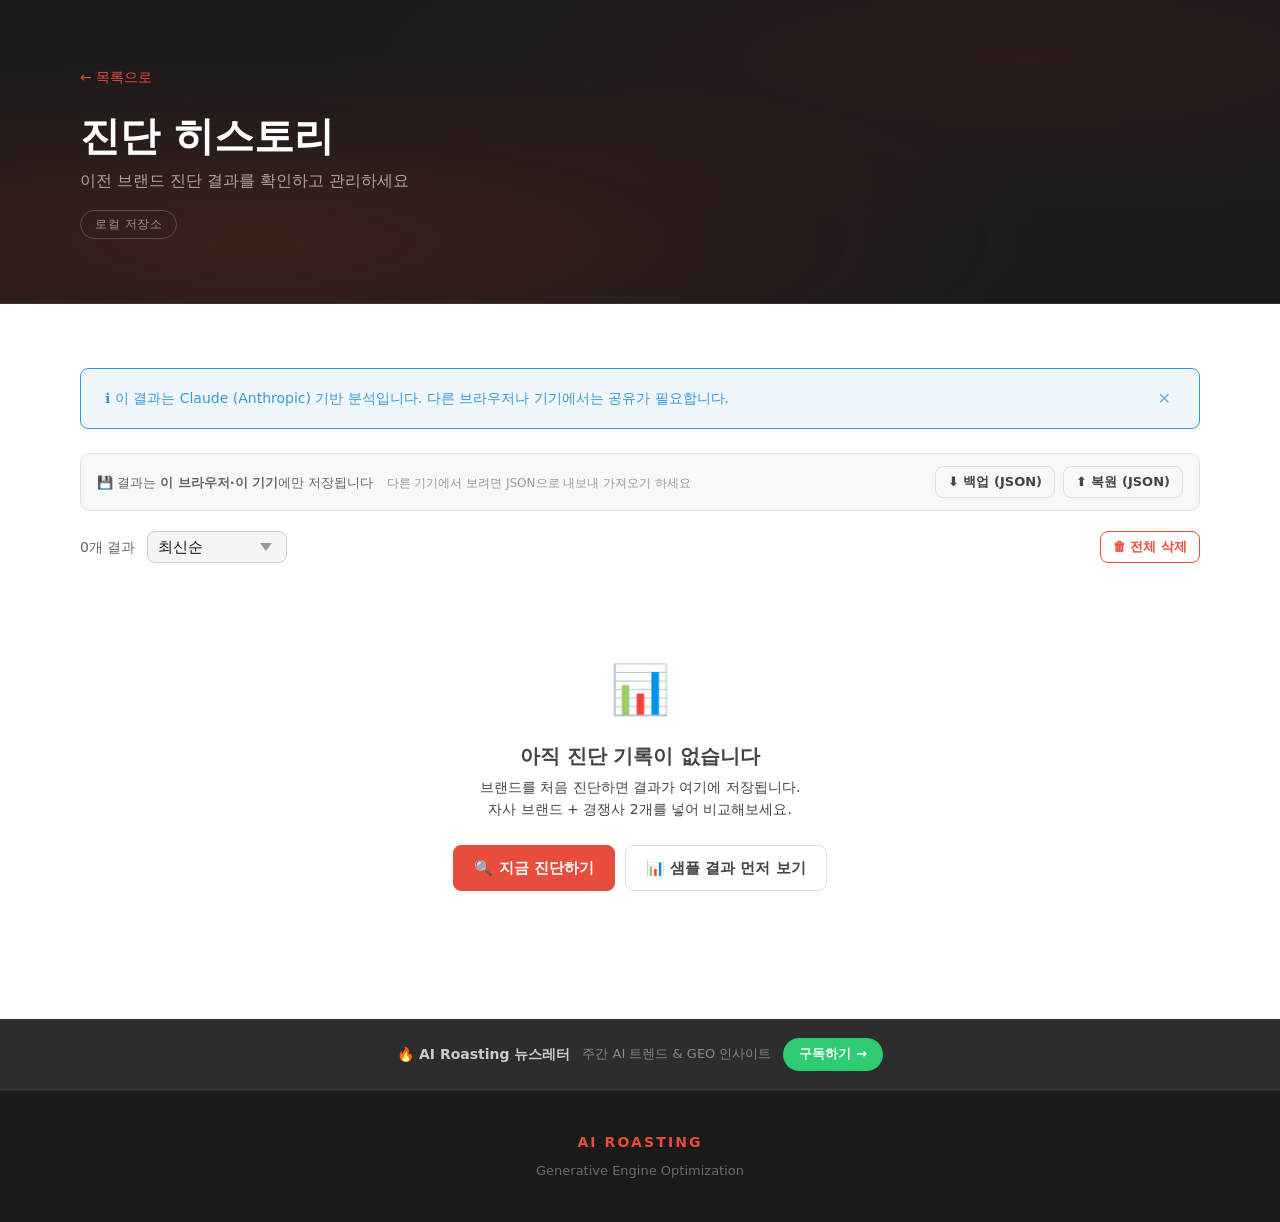
<file: history.html>
<!DOCTYPE html>
<html lang="ko">
<head>
  <meta charset="UTF-8">
  <meta name="viewport" content="width=device-width, initial-scale=1.0">
  <title>진단 히스토리 · GEO 7-Pillar</title>
  <meta name="description" content="이전 GEO 7-Pillar 브랜드 진단 결과를 확인하세요.">

  <link rel="stylesheet" href="css/global.css">
  <link rel="stylesheet" href="css/layout.css">
  <link rel="stylesheet" href="css/components.css">

  <style>
    body { display: flex; flex-direction: column; min-height: 100vh; }

    /* 툴바 */
    .toolbar {
      display: flex;
      align-items: center;
      justify-content: space-between;
      gap: 12px;
      margin-bottom: 24px;
    }

    .toolbar__left {
      display: flex;
      align-items: center;
      gap: 12px;
    }

    .toolbar__count {
      font-size: 0.875rem;
      color: var(--text-muted);
    }

    /* 히스토리 그리드 */
    #history-grid {
      display: grid;
      grid-template-columns: repeat(auto-fill, minmax(300px, 1fr));
      gap: 16px;
    }

    /* 스토리지 배너 */
    .storage-banner {
      display: flex;
      align-items: center;
      justify-content: space-between;
      gap: 12px;
      padding: 12px 16px;
      background: var(--bg-card);
      border: 1px solid var(--border-card);
      border-radius: 10px;
      margin-bottom: 20px;
    }

    .storage-banner__text {
      font-size: 0.8125rem;
      color: var(--text-muted);
    }

    .storage-banner__actions {
      display: flex;
      gap: 8px;
      flex-shrink: 0;
    }

    /* 숨겨진 파일 입력 */
    #import-file-input {
      display: none;
    }
  </style>
</head>
<body>

  <!-- 삭제 확인 모달 -->
  <div class="modal-overlay hidden" id="confirm-modal">
    <div class="modal-box">
      <h2 class="modal-box__title" id="confirm-title">확인</h2>
      <p class="modal-box__desc" id="confirm-desc"></p>
      <div class="modal-box__actions">
        <button class="btn btn--secondary" onclick="closeConfirmModal()">취소</button>
        <button class="btn btn--danger" id="confirm-ok-btn">삭제</button>
      </div>
    </div>
  </div>

  <!-- 페이지 헤더 -->
  <header class="page-header">
    <div class="container">
      <a href="index.html" class="page-header__back">← 목록으로</a>
      <h1 class="page-header__title">진단 히스토리</h1>
      <p class="page-header__sub">이전 브랜드 진단 결과를 확인하고 관리하세요</p>
      <span class="page-header__badge">로컬 저장소</span>
    </div>
  </header>

  <!-- 메인 -->
  <main class="page-main" style="flex:1;">
    <div class="container">

      <!-- AI 엔진 배너 -->
      <div class="ai-engine-banner" id="ai-banner">
        <span class="ai-engine-banner__text">
          ℹ️ 이 결과는 Claude (Anthropic) 기반 분석입니다. 다른 브라우저나 기기에서는 공유가 필요합니다.
        </span>
        <button class="ai-engine-banner__close" onclick="dismissBanner()">✕</button>
      </div>

      <!-- 스토리지 배너 -->
      <div class="storage-banner">
        <div>
          <span class="storage-banner__text">💾 결과는 <strong>이 브라우저·이 기기</strong>에만 저장됩니다</span>
          <span style="font-size:0.75rem;color:var(--text-dim);margin-left:8px;">다른 기기에서 보려면 JSON으로 내보내 가져오기 하세요</span>
        </div>
        <div class="storage-banner__actions">
          <button class="btn btn--secondary btn--sm" onclick="exportJSON()" title="결과 데이터를 JSON 파일로 저장합니다">⬇ 백업 (JSON)</button>
          <button class="btn btn--secondary btn--sm" onclick="triggerImport()" title="이전에 내보낸 JSON 파일을 불러옵니다">⬆ 복원 (JSON)</button>
          <input type="file" id="import-file-input" accept=".json" onchange="handleImport(event)">
        </div>
      </div>

      <!-- 툴바 -->
      <div class="toolbar">
        <div class="toolbar__left">
          <span class="toolbar__count" id="result-count">0개 결과</span>
          <select class="form-select" id="sort-select" style="width:140px;padding:6px 36px 6px 10px;" onchange="renderHistory()">
            <option value="newest">최신순</option>
            <option value="grade">등급순</option>
          </select>
        </div>
        <button class="btn btn--secondary btn--sm" onclick="confirmDeleteAll()" style="border-color:var(--red-accent);color:var(--red-accent);" title="저장된 모든 진단 결과를 삭제합니다 (복구 불가)">
          🗑 전체 삭제
        </button>
      </div>

      <!-- 히스토리 그리드 -->
      <div id="history-grid">
        <!-- JS로 렌더링 -->
      </div>

    </div>
  </main>

  <!-- 뉴스레터 배너 -->
  <div class="newsletter-bar">
    <div class="container">
      <span class="newsletter-bar__label">🔥 AI Roasting 뉴스레터</span>
      <span class="newsletter-bar__desc">주간 AI 트렌드 & GEO 인사이트</span>
      <a href="https://www.linkedin.com/newsletters/ai-%EB%A1%9C%EC%8A%A4%ED%8C%85-7321517076899127296/" class="newsletter-bar__btn" target="_blank" rel="noopener noreferrer">구독하기 →</a>
    </div>
  </div>

  <!-- 푸터 -->
  <footer class="site-footer">
    <div class="container">
      <span class="site-footer__brand">AI ROASTING</span>
      <span class="site-footer__copy">Generative Engine Optimization</span>
    </div>
  </footer>

  <script type="module" src="js/history.js"></script>
</body>
</html>
</file>
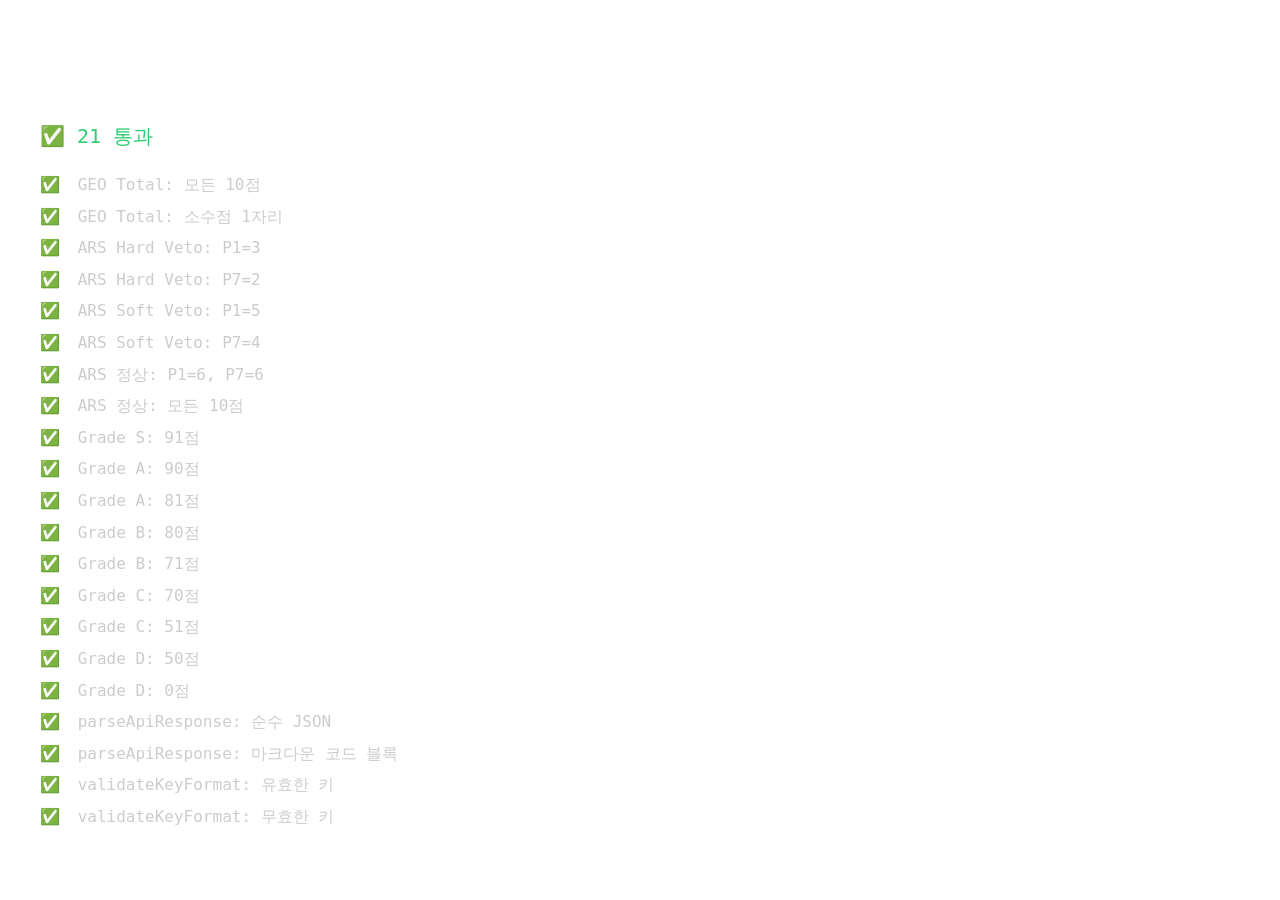
<file: test.html>
<!DOCTYPE html>
<html lang="ko">
<head>
  <meta charset="UTF-8">
  <title>단위 테스트 · GEO 7-Pillar</title>
  <link rel="stylesheet" href="css/global.css">
  <style>
    body { padding: 40px; font-family: monospace; }
    .pass { color: #2ecc71; }
    .fail { color: #e74c3c; }
    .section { margin-bottom: 32px; }
    h2 { color: #fff; margin-bottom: 16px; font-size: 1rem; }
    pre { background: #222; padding: 12px; border-radius: 6px; font-size: 0.8125rem; }
  </style>
</head>
<body>
  <h1 style="color:#fff;margin-bottom:32px;">GEO 7-Pillar 단위 테스트</h1>
  <div id="results"></div>

  <script type="module">
    import { calculateGeoTotal, calculateARS, getGrade } from './js/calculator.js';
    import { validateAndFillFallback, parseApiResponse } from './js/fallback.js';
    import { validateKeyFormat } from './js/apikey.js';

    const results = [];

    function test(name, fn) {
      try {
        fn();
        results.push({ name, pass: true });
      } catch (err) {
        results.push({ name, pass: false, error: err.message });
      }
    }

    function assert(condition, message) {
      if (!condition) throw new Error(message || 'Assertion failed');
    }

    function assertEqual(actual, expected, label) {
      if (actual !== expected) {
        throw new Error(`${label}: expected ${expected}, got ${actual}`);
      }
    }

    // ===== Calculator 테스트 =====

    // 테스트용 pillar 데이터
    function makePillars(scores) {
      const keys = ['discoverability', 'source_authority', 'info_depth', 'recency', 'consistency', 'distinctiveness', 'safety'];
      return Object.fromEntries(keys.map((k, i) => [k, { score: scores[i], reason: 'test' }]));
    }

    test('GEO Total: 모든 10점', () => {
      const p = makePillars([10, 10, 10, 10, 10, 10, 10]);
      assertEqual(calculateGeoTotal(p), 10, 'GEO Total');
    });

    test('GEO Total: 소수점 1자리', () => {
      const p = makePillars([9, 9, 8, 9, 8, 7, 8]);
      // 합 = 58, 평균 = 8.285... → 8.3
      assertEqual(calculateGeoTotal(p), 8.3, 'GEO Total rounding');
    });

    test('ARS Hard Veto: P1=3', () => {
      const p = makePillars([3, 8, 8, 8, 8, 8, 8]);
      const result = calculateARS(p);
      assertEqual(result.arsMax, 20, 'Hard Veto arsMax');
      assert(result.ars <= 20, 'ARS should be <= 20');
    });

    test('ARS Hard Veto: P7=2', () => {
      const p = makePillars([8, 8, 8, 8, 8, 8, 2]);
      const result = calculateARS(p);
      assertEqual(result.arsMax, 20, 'Hard Veto P7 arsMax');
      assert(result.ars <= 20, 'ARS should be <= 20');
    });

    test('ARS Soft Veto: P1=5', () => {
      const p = makePillars([5, 8, 8, 8, 8, 8, 8]);
      const result = calculateARS(p);
      assertEqual(result.arsMax, 50, 'Soft Veto arsMax');
      assert(result.ars <= 50, 'ARS should be <= 50');
    });

    test('ARS Soft Veto: P7=4', () => {
      const p = makePillars([8, 8, 8, 8, 8, 8, 4]);
      const result = calculateARS(p);
      assertEqual(result.arsMax, 50, 'Soft Veto P7 arsMax');
    });

    test('ARS 정상: P1=6, P7=6', () => {
      const p = makePillars([6, 8, 8, 8, 8, 8, 6]);
      const result = calculateARS(p);
      assertEqual(result.arsMax, 100, 'Normal arsMax');
    });

    test('ARS 정상: 모든 10점', () => {
      const p = makePillars([10, 10, 10, 10, 10, 10, 10]);
      const result = calculateARS(p);
      assertEqual(result.ars, 100, 'Perfect ARS');
      assertEqual(result.grade, 'S', 'Grade S');
    });

    // 등급 경계값
    test('Grade S: 91점', () => assertEqual(getGrade(91), 'S', 'Grade S'));
    test('Grade A: 90점', () => assertEqual(getGrade(90), 'A', 'Grade A'));
    test('Grade A: 81점', () => assertEqual(getGrade(81), 'A', 'Grade A boundary'));
    test('Grade B: 80점', () => assertEqual(getGrade(80), 'B', 'Grade B'));
    test('Grade B: 71점', () => assertEqual(getGrade(71), 'B', 'Grade B boundary'));
    test('Grade C: 70점', () => assertEqual(getGrade(70), 'C', 'Grade C'));
    test('Grade C: 51점', () => assertEqual(getGrade(51), 'C', 'Grade C boundary'));
    test('Grade D: 50점', () => assertEqual(getGrade(50), 'D', 'Grade D'));
    test('Grade D: 0점', () => assertEqual(getGrade(0), 'D', 'Grade D boundary'));

    // ===== Fallback 테스트 =====

    test('parseApiResponse: 순수 JSON', () => {
      const json = '{"brand":"테스트","pillars":{"discoverability":{"score":8,"reason":"good"}}}';
      const result = parseApiResponse(json);
      assert(result !== null, 'Should parse');
      assertEqual(result.brand, '테스트', 'Brand name');
    });

    test('parseApiResponse: 마크다운 코드 블록', () => {
      const text = '분석 결과입니다:\n```json\n{"brand":"테스트","pillars":{}}\n```';
      const result = parseApiResponse(text);
      assert(result !== null, 'Should parse from markdown');
    });

    test('validateKeyFormat: 유효한 키', () => {
      assert(validateKeyFormat('sk-ant-api03-abcdef12345'), 'Valid key');
    });

    test('validateKeyFormat: 무효한 키', () => {
      assert(!validateKeyFormat('sk-12345'), 'Invalid key format');
      assert(!validateKeyFormat(''), 'Empty key');
      assert(!validateKeyFormat('not-a-key'), 'Wrong prefix');
    });

    // ===== 결과 출력 =====
    const container = document.getElementById('results');
    const passed = results.filter(r => r.pass).length;
    const failed = results.filter(r => !r.pass).length;

    container.innerHTML = `
      <div style="margin-bottom:20px;font-size:1.25rem;">
        <span class="pass">✅ ${passed} 통과</span>
        ${failed > 0 ? `<span class="fail"> · ❌ ${failed} 실패</span>` : ''}
      </div>
      ${results.map(r => `
        <div style="margin-bottom:6px;">
          <span class="${r.pass ? 'pass' : 'fail'}">${r.pass ? '✅' : '❌'}</span>
          <span style="color:${r.pass ? '#ccc' : '#e74c3c'};margin-left:8px;">${r.name}</span>
          ${!r.pass ? `<span style="color:#e74c3c;margin-left:16px;font-size:0.8125rem;">${r.error}</span>` : ''}
        </div>
      `).join('')}
    `;
  </script>
</body>
</html>
</file>
<file: css/global.css>
/* ===== CSS 변수 (Design Tokens) ===== */
:root {
  /* 배경 */
  --bg-primary: #ffffff;
  --bg-secondary: #fff5f5;
  --bg-card: #f8f8f8;
  --bg-card-hover: #eeeeee;
  --bg-input: #f5f5f5;
  --bg-header-gradient: linear-gradient(135deg, #ffffff 0%, #fff0f0 100%);

  /* 텍스트 */
  --text-primary: #111111;
  --text-secondary: #444444;
  --text-muted: #666666;
  --text-dim: #999999;

  /* 브랜드 색상 */
  --red-accent: #e74c3c;
  --red-dark: #c0392b;
  --green-cta: #2ecc71;
  --green-dark: #27ae60;
  --blue-info: #3498db;
  --yellow-warn: #f39c12;

  /* 브랜드별 차트 색상 */
  --brand-a: #e74c3c;
  --brand-b: #3498db;
  --brand-c: #2ecc71;

  /* 등급 색상 */
  --grade-s: #b8860b;
  --grade-a: #e74c3c;
  --grade-b: #3498db;
  --grade-c: #f39c12;
  --grade-d: #999999;

  /* 보더 */
  --border-subtle: #e5e5e5;
  --border-card: #e0e0e0;
  --border-input: #d0d0d0;
  --border-focus: #e74c3c;

  /* 간격 */
  --spacing-xs: 4px;
  --spacing-sm: 8px;
  --spacing-md: 16px;
  --spacing-lg: 24px;
  --spacing-xl: 40px;
  --spacing-xxl: 64px;

  /* 타이포 */
  --font-base: system-ui, -apple-system, 'Segoe UI', sans-serif;
  --font-mono: 'SF Mono', 'Fira Code', Consolas, monospace;

  /* 반경 */
  --radius-sm: 4px;
  --radius-md: 8px;
  --radius-lg: 12px;
  --radius-xl: 16px;
  --radius-pill: 100px;

  /* 그림자 */
  --shadow-card: 0 2px 12px rgba(0, 0, 0, 0.08);
  --shadow-hover: 0 4px 20px rgba(0, 0, 0, 0.15);
  --shadow-modal: 0 8px 40px rgba(0, 0, 0, 0.25);

  /* 트랜지션 */
  --transition-fast: 150ms ease;
  --transition-base: 250ms ease;
  --transition-slow: 400ms ease;
}

/* ===== 리셋 ===== */
*,
*::before,
*::after {
  box-sizing: border-box;
  margin: 0;
  padding: 0;
}

/* ===== 기본 타이포 ===== */
html {
  font-size: 16px;
  scroll-behavior: smooth;
}

body {
  font-family: var(--font-base);
  background-color: var(--bg-primary);
  color: var(--text-primary);
  line-height: 1.6;
  min-height: 100vh;
  -webkit-font-smoothing: antialiased;
  -moz-osx-font-smoothing: grayscale;
  word-break: keep-all;
}

h1, h2, h3, h4, h5, h6 {
  font-weight: 700;
  line-height: 1.2;
  color: var(--text-primary);
}

h1 { font-size: 2.5rem; }
h2 { font-size: 2rem; }
h3 { font-size: 1.5rem; }
h4 { font-size: 1.25rem; }

p { color: var(--text-secondary); }

a {
  color: var(--red-accent);
  text-decoration: none;
  transition: color var(--transition-fast);
}

a:hover {
  color: var(--red-dark);
}

ul, ol {
  list-style: none;
}

img {
  max-width: 100%;
  display: block;
}

button {
  font-family: var(--font-base);
  cursor: pointer;
  border: none;
  background: none;
}

input, select, textarea {
  font-family: var(--font-base);
}

/* ===== 유틸리티 ===== */
.sr-only {
  position: absolute;
  width: 1px;
  height: 1px;
  padding: 0;
  margin: -1px;
  overflow: hidden;
  clip: rect(0, 0, 0, 0);
  border: 0;
}

.text-muted { color: var(--text-muted); }
.text-accent { color: var(--red-accent); }
.text-green { color: var(--green-cta); }
.text-blue { color: var(--blue-info); }

.mt-sm { margin-top: var(--spacing-sm); }
.mt-md { margin-top: var(--spacing-md); }
.mt-lg { margin-top: var(--spacing-lg); }
.mt-xl { margin-top: var(--spacing-xl); }

/* ===== 로딩 스피너 ===== */
@keyframes spin {
  to { transform: rotate(360deg); }
}

@keyframes fadeIn {
  from { opacity: 0; transform: translateY(8px); }
  to { opacity: 1; transform: translateY(0); }
}

@keyframes pulse {
  0%, 100% { opacity: 1; }
  50% { opacity: 0.5; }
}

.animate-fade-in {
  animation: fadeIn var(--transition-slow) both;
}
</file>
<file: css/layout.css>
/* ===== 레이아웃 ===== */

/* 메인 컨테이너 */
.container {
  max-width: 1200px;
  margin: 0 auto;
  padding: 0 var(--spacing-xl);
}

.container--narrow {
  max-width: 800px;
  margin: 0 auto;
  padding: 0 var(--spacing-xl);
}

/* ===== 공통 페이지 헤더 (framework, diagnose, result, history) ===== */
.page-header {
  background: #1a1a1a;
  position: relative;
  overflow: hidden;
  padding: var(--spacing-xxl) 0;
  border-bottom: 1px solid #333333;
}

.page-header::before {
  content: '';
  position: absolute;
  top: 0;
  left: 0;
  right: 0;
  bottom: 0;
  background:
    radial-gradient(ellipse at 20% 80%, rgba(180, 50, 30, 0.22) 0%, transparent 55%),
    radial-gradient(ellipse at 80% 20%, rgba(180, 50, 30, 0.10) 0%, transparent 50%);
  pointer-events: none;
}

.page-header .container {
  position: relative;
  z-index: 1;
}

.page-header__back {
  display: inline-flex;
  align-items: center;
  gap: var(--spacing-xs);
  color: var(--red-accent);
  font-size: 0.875rem;
  font-weight: 500;
  margin-bottom: var(--spacing-lg);
  transition: opacity var(--transition-fast);
}

.page-header__back:hover {
  color: #ff7066;
  opacity: 1;
}

.page-header__title {
  font-size: 2.5rem;
  font-weight: 800;
  color: #ffffff;
  margin-bottom: var(--spacing-sm);
}

.page-header__sub {
  font-size: 1rem;
  color: rgba(255, 255, 255, 0.6);
  margin-bottom: var(--spacing-md);
}

.page-header__badge {
  display: inline-block;
  padding: 4px 14px;
  border: 1px solid rgba(255, 255, 255, 0.2);
  border-radius: var(--radius-pill);
  font-size: 0.75rem;
  color: rgba(255, 255, 255, 0.5);
  letter-spacing: 0.05em;
}

/* ===== 메인 콘텐츠 영역 ===== */
.page-main {
  padding: var(--spacing-xxl) 0;
}

.section {
  margin-bottom: var(--spacing-xxl);
}

.section__title {
  font-size: 1.5rem;
  font-weight: 700;
  margin-bottom: var(--spacing-lg);
  padding-bottom: var(--spacing-md);
  border-bottom: 1px solid var(--border-subtle);
}

/* ===== 그리드 ===== */
.three-card-grid {
  display: grid;
  grid-template-columns: repeat(3, 1fr);
  gap: var(--spacing-lg);
}

.two-col-grid {
  display: grid;
  grid-template-columns: repeat(2, 1fr);
  gap: var(--spacing-lg);
}

.auto-grid {
  display: grid;
  grid-template-columns: repeat(auto-fill, minmax(280px, 1fr));
  gap: var(--spacing-lg);
}

/* ===== 네비게이션 ===== */
.site-nav {
  background: var(--bg-card);
  border-bottom: 1px solid var(--border-subtle);
  padding: var(--spacing-md) 0;
}

.site-nav .container {
  display: flex;
  align-items: center;
  justify-content: space-between;
}

.site-nav__logo {
  font-size: 1rem;
  font-weight: 700;
  color: var(--text-primary);
  letter-spacing: -0.01em;
}

.site-nav__links {
  display: flex;
  gap: var(--spacing-lg);
}

.site-nav__links a {
  font-size: 0.875rem;
  color: var(--text-muted);
  font-weight: 500;
  transition: color var(--transition-fast);
}

.site-nav__links a:hover,
.site-nav__links a.active {
  color: var(--text-primary);
}

/* ===== 푸터 ===== */
.site-footer {
  background: #1a1a1a;
  border-top: 1px solid #2a2a2a;
  padding: 40px 0;
  margin-top: auto;
}

.site-footer .container {
  display: flex;
  flex-direction: column;
  align-items: center;
  gap: 8px;
}

.site-footer__brand {
  font-size: 0.875rem;
  font-weight: 800;
  letter-spacing: 0.15em;
  text-transform: uppercase;
  color: var(--red-accent);
}

.site-footer__copy {
  font-size: 0.8125rem;
  color: rgba(255, 255, 255, 0.35);
}

.site-footer__links {
  display: none;
}

.site-footer__links a {
  display: none;
}

/* ===== AI Engine 배너 ===== */
.ai-engine-banner {
  display: flex;
  align-items: center;
  justify-content: space-between;
  gap: var(--spacing-md);
  padding: var(--spacing-md) var(--spacing-lg);
  border: 1px solid var(--blue-info);
  border-radius: var(--radius-md);
  background: rgba(52, 152, 219, 0.08);
  margin-bottom: var(--spacing-lg);
}

.ai-engine-banner__text {
  font-size: 0.875rem;
  color: var(--blue-info);
  flex: 1;
}

.ai-engine-banner__close {
  background: none;
  border: none;
  color: var(--blue-info);
  font-size: 1rem;
  cursor: pointer;
  padding: 4px;
  border-radius: var(--radius-sm);
  opacity: 0.7;
  transition: opacity var(--transition-fast);
  flex-shrink: 0;
}

.ai-engine-banner__close:hover {
  opacity: 1;
}

/* ===== 뉴스레터 배너 ===== */
.newsletter-bar {
  background: #2d2d2d;
  border-top: 1px solid #3a3a3a;
  border-bottom: 1px solid #3a3a3a;
  padding: 18px 0;
}

.newsletter-bar .container {
  display: flex;
  align-items: center;
  justify-content: center;
  gap: 12px;
}

.newsletter-bar__label {
  font-size: 0.875rem;
  font-weight: 600;
  color: #cccccc;
  white-space: nowrap;
}

.newsletter-bar__desc {
  font-size: 0.8125rem;
  color: #888888;
}

.newsletter-bar__btn {
  display: inline-flex;
  align-items: center;
  padding: 6px 16px;
  background: var(--green-cta);
  color: white;
  border-radius: 20px;
  font-size: 0.8125rem;
  font-weight: 600;
  text-decoration: none;
  transition: all var(--transition-fast);
  white-space: nowrap;
}

.newsletter-bar__btn:hover {
  background: var(--green-dark);
  color: white;
}

/* ===== 반응형 ===== */
@media (max-width: 900px) {
  .three-card-grid {
    grid-template-columns: 1fr;
  }

  .two-col-grid {
    grid-template-columns: 1fr;
  }

  .container {
    padding: 0 var(--spacing-lg);
  }

  .page-header__title {
    font-size: 1.75rem;
  }
}
</file>
<file: css/components.css>
/* ===== 버튼 ===== */
.btn {
  display: inline-flex;
  align-items: center;
  justify-content: center;
  gap: var(--spacing-sm);
  padding: 10px 20px;
  border-radius: var(--radius-md);
  font-size: 0.9375rem;
  font-weight: 600;
  cursor: pointer;
  transition: all var(--transition-fast);
  border: 1px solid transparent;
  text-decoration: none;
  white-space: nowrap;
}

.btn:disabled {
  opacity: 0.4;
  cursor: not-allowed;
  pointer-events: none;
}

.btn--primary {
  background: var(--red-accent);
  color: white;
  border-color: var(--red-accent);
}

.btn--primary:hover {
  background: var(--red-dark);
  border-color: var(--red-dark);
  color: white;
  transform: translateY(-1px);
  box-shadow: 0 4px 12px rgba(231, 76, 60, 0.3);
}

.btn--secondary {
  background: transparent;
  color: var(--text-secondary);
  border-color: var(--border-card);
}

.btn--secondary:hover {
  background: var(--bg-card-hover);
  color: var(--text-primary);
  border-color: var(--border-input);
}

.btn--green {
  background: var(--green-cta);
  color: white;
  border-color: var(--green-cta);
}

.btn--green:hover {
  background: var(--green-dark);
  border-color: var(--green-dark);
  color: white;
  transform: translateY(-1px);
  box-shadow: 0 4px 12px rgba(46, 204, 113, 0.3);
}

.btn--danger {
  background: transparent;
  color: var(--red-accent);
  border-color: var(--red-accent);
}

.btn--danger:hover {
  background: var(--red-accent);
  color: white;
}

.btn--pill {
  border-radius: var(--radius-pill);
  padding: 8px 20px;
}

.btn--lg {
  padding: 14px 28px;
  font-size: 1rem;
}

.btn--sm {
  padding: 6px 12px;
  font-size: 0.8125rem;
}

.btn--full {
  width: 100%;
}

/* ===== 카드 ===== */
.card {
  background: var(--bg-card);
  border: 1px solid var(--border-card);
  border-radius: var(--radius-lg);
  padding: var(--spacing-lg);
  transition: all var(--transition-base);
}

.card--hover:hover {
  background: var(--bg-card-hover);
  border-color: var(--border-input);
  box-shadow: var(--shadow-hover);
  transform: translateY(-2px);
}

.card--link {
  cursor: pointer;
  display: block;
  text-decoration: none;
  color: inherit;
}

/* 메인 페이지 네비게이션 카드 */
.nav-card {
  display: flex;
  flex-direction: column;
  gap: var(--spacing-sm);
  background: var(--bg-card);
  border: 1px solid var(--border-card);
  border-radius: var(--radius-xl);
  padding: var(--spacing-xl) var(--spacing-lg);
  text-decoration: none;
  color: inherit;
  transition: all var(--transition-base);
  cursor: pointer;
}

.nav-card:hover {
  background: var(--bg-card-hover);
  border-color: var(--red-accent);
  transform: translateY(-3px);
  box-shadow: var(--shadow-hover);
  color: inherit;
}

.nav-card__icon {
  font-size: 2rem;
  margin-bottom: var(--spacing-sm);
}

.nav-card__title {
  font-size: 1.125rem;
  font-weight: 700;
  color: var(--text-primary);
}

.nav-card__desc {
  font-size: 0.875rem;
  color: var(--text-muted);
}

/* ===== 아코디언 ===== */
.accordion {
  display: flex;
  flex-direction: column;
  gap: var(--spacing-sm);
}

.accordion-item {
  background: var(--bg-card);
  border: 1px solid var(--border-card);
  border-radius: var(--radius-lg);
  overflow: hidden;
}

.accordion-item.is-open .accordion-header {
  border-bottom: 1px solid var(--border-subtle);
}

.accordion-item.is-open .accordion-arrow {
  transform: rotate(180deg);
}

.accordion-header {
  display: flex;
  align-items: center;
  justify-content: space-between;
  padding: var(--spacing-md) var(--spacing-lg);
  cursor: pointer;
  transition: background var(--transition-fast);
  border-bottom: 1px solid transparent;
}

.accordion-header:hover {
  background: var(--bg-card-hover);
}

.accordion-header__left {
  display: flex;
  align-items: center;
  gap: var(--spacing-md);
  flex: 1;
}

.accordion-header__number {
  font-size: 1.25rem;
  font-weight: 700;
  color: var(--red-accent);
  min-width: 2rem;
}

.accordion-header__info {
  flex: 1;
}

.accordion-header__name {
  font-size: 1rem;
  font-weight: 600;
  color: var(--text-primary);
}

.accordion-header__tagline {
  font-size: 0.8125rem;
  color: var(--text-muted);
}

.accordion-arrow {
  font-size: 0.75rem;
  color: var(--text-dim);
  transition: transform var(--transition-base);
  flex-shrink: 0;
}

.accordion-body {
  height: 0;
  overflow: hidden;
  transition: height var(--transition-slow);
}

.accordion-body__inner {
  padding: var(--spacing-lg);
}

/* ===== 탭 ===== */
.tab-nav {
  display: flex;
  gap: 0;
  border-bottom: 2px solid var(--border-subtle);
  margin-bottom: var(--spacing-xl);
}

.tab-btn {
  padding: 10px 20px;
  font-size: 0.9375rem;
  font-weight: 600;
  color: var(--text-muted);
  border-bottom: 2px solid transparent;
  margin-bottom: -2px;
  cursor: pointer;
  transition: all var(--transition-fast);
  background: none;
  border-top: none;
  border-left: none;
  border-right: none;
}

.tab-btn:hover {
  color: var(--text-secondary);
}

.tab-btn.active {
  color: var(--red-accent);
  border-bottom-color: var(--red-accent);
}

.tab-panel {
  display: none;
  animation: fadeIn var(--transition-base) both;
}

.tab-panel.active {
  display: block;
}

/* ===== 모달 ===== */
.modal-overlay {
  position: fixed;
  top: 0;
  left: 0;
  right: 0;
  bottom: 0;
  background: rgba(0, 0, 0, 0.75);
  display: flex;
  align-items: center;
  justify-content: center;
  z-index: 1000;
  padding: var(--spacing-lg);
  animation: fadeIn var(--transition-base) both;
}

.modal-overlay.hidden {
  display: none;
}

.modal-box {
  background: #252525;
  border: 1px solid rgba(255,255,255,0.1);
  border-radius: var(--radius-xl);
  padding: var(--spacing-xl);
  width: 100%;
  max-width: 520px;
  box-shadow: var(--shadow-modal);
}

.modal-box__title {
  font-size: 1.25rem;
  font-weight: 700;
  margin-bottom: var(--spacing-md);
  color: #ffffff;
}

.modal-box__desc {
  font-size: 0.875rem;
  color: rgba(255, 255, 255, 0.65);
  margin-bottom: var(--spacing-lg);
  line-height: 1.7;
}

.modal-box .form-group label {
  color: rgba(255, 255, 255, 0.75);
}

.modal-box .checkbox-group span {
  color: rgba(255, 255, 255, 0.65) !important;
}

.modal-box .info-box--warning {
  background: rgba(243, 156, 18, 0.15);
  border-color: rgba(243, 156, 18, 0.4);
  color: #f5c842;
}

.modal-box__actions {
  display: flex;
  gap: var(--spacing-sm);
  justify-content: flex-end;
  margin-top: var(--spacing-lg);
}

/* ===== 폼 요소 ===== */
.form-group {
  display: flex;
  flex-direction: column;
  gap: var(--spacing-sm);
  margin-bottom: var(--spacing-lg);
}

.form-group label {
  font-size: 0.875rem;
  font-weight: 600;
  color: var(--text-secondary);
}

.form-group .required {
  color: var(--red-accent);
}

.form-input {
  padding: 12px 14px;
  background: var(--bg-input);
  border: 1px solid var(--border-input);
  border-radius: var(--radius-md);
  color: var(--text-primary);
  font-size: 0.9375rem;
  transition: border-color var(--transition-fast);
  width: 100%;
}

.form-input:focus {
  outline: none;
  border-color: var(--border-focus);
}

.form-input::placeholder {
  color: var(--text-dim);
}

.form-select {
  padding: 12px 14px;
  background: var(--bg-input);
  border: 1px solid var(--border-input);
  border-radius: var(--radius-md);
  color: var(--text-primary);
  font-size: 0.9375rem;
  cursor: pointer;
  width: 100%;
  appearance: none;
  background-image: url("data:image/svg+xml,%3Csvg xmlns='http://www.w3.org/2000/svg' width='12' height='8' viewBox='0 0 12 8'%3E%3Cpath fill='%23999' d='M6 8L0 0h12z'/%3E%3C/svg%3E");
  background-repeat: no-repeat;
  background-position: right 14px center;
  padding-right: 40px;
  transition: border-color var(--transition-fast);
}

.form-select:focus {
  outline: none;
  border-color: var(--border-focus);
}

.form-select option {
  background: #2a2a2a;
}

.form-hint {
  font-size: 0.8125rem;
  color: var(--text-dim);
}

.form-error {
  font-size: 0.8125rem;
  color: var(--red-accent);
}

.checkbox-group {
  display: flex;
  align-items: center;
  gap: var(--spacing-sm);
  cursor: pointer;
}

.checkbox-group input[type="checkbox"] {
  width: 16px;
  height: 16px;
  accent-color: var(--red-accent);
  cursor: pointer;
}

/* ===== 뱃지 ===== */
.badge {
  display: inline-block;
  padding: 3px 10px;
  border-radius: var(--radius-pill);
  font-size: 0.75rem;
  font-weight: 600;
  letter-spacing: 0.03em;
}

.badge--default {
  background: var(--border-subtle);
  color: var(--text-muted);
}

.badge--red {
  background: rgba(231, 76, 60, 0.15);
  color: var(--red-accent);
  border: 1px solid rgba(231, 76, 60, 0.3);
}

.badge--green {
  background: rgba(46, 204, 113, 0.15);
  color: var(--green-cta);
  border: 1px solid rgba(46, 204, 113, 0.3);
}

.badge--blue {
  background: rgba(52, 152, 219, 0.15);
  color: var(--blue-info);
  border: 1px solid rgba(52, 152, 219, 0.3);
}

/* 등급 뱃지 */
.grade-badge {
  display: inline-flex;
  align-items: center;
  justify-content: center;
  width: 36px;
  height: 36px;
  border-radius: 50%;
  font-size: 1rem;
  font-weight: 800;
}

.grade-S { background: rgba(255, 215, 0, 0.15); color: var(--grade-s); border: 2px solid var(--grade-s); }
.grade-A { background: rgba(231, 76, 60, 0.15); color: var(--grade-a); border: 2px solid var(--grade-a); }
.grade-B { background: rgba(52, 152, 219, 0.15); color: var(--grade-b); border: 2px solid var(--grade-b); }
.grade-C { background: rgba(243, 156, 18, 0.15); color: var(--grade-c); border: 2px solid var(--grade-c); }
.grade-D { background: rgba(153, 153, 153, 0.15); color: var(--grade-d); border: 2px solid var(--grade-d); }

/* ===== 점수 카드 (결과 페이지) ===== */
.score-card {
  background: var(--bg-card);
  border: 1px solid var(--border-card);
  border-radius: var(--radius-lg);
  padding: var(--spacing-lg);
  text-align: center;
}

.score-card__brand {
  font-size: 1.125rem;
  font-weight: 700;
  margin-bottom: var(--spacing-sm);
}

.score-card__geo {
  font-size: 2rem;
  font-weight: 800;
  color: var(--text-primary);
  line-height: 1;
}

.score-card__geo-label {
  font-size: 0.75rem;
  color: var(--text-muted);
  margin-bottom: var(--spacing-md);
}

.score-card__ars {
  font-size: 1.5rem;
  font-weight: 800;
}

.score-card__ars-label {
  font-size: 0.75rem;
  color: var(--text-muted);
}

/* ===== 로딩 스피너 ===== */
.spinner {
  display: inline-block;
  width: 20px;
  height: 20px;
  border: 2px solid var(--border-subtle);
  border-top-color: var(--red-accent);
  border-radius: 50%;
  animation: spin 0.7s linear infinite;
}

.spinner--lg {
  width: 40px;
  height: 40px;
  border-width: 3px;
}

/* ===== 로딩 상태 ===== */
.loading-state {
  text-align: center;
  padding: var(--spacing-xxl) var(--spacing-lg);
}

.loading-state__title {
  font-size: 1.25rem;
  font-weight: 700;
  margin-bottom: var(--spacing-lg);
  color: var(--text-primary);
}

.loading-state__brands {
  display: flex;
  flex-direction: column;
  gap: var(--spacing-sm);
  max-width: 360px;
  margin: 0 auto var(--spacing-lg);
}

.brand-status {
  display: flex;
  align-items: center;
  gap: var(--spacing-sm);
  padding: var(--spacing-sm) var(--spacing-md);
  background: var(--bg-card);
  border-radius: var(--radius-md);
  font-size: 0.875rem;
  color: var(--text-secondary);
}

.brand-status--done {
  color: var(--green-cta);
}

.brand-status--error {
  color: var(--red-accent);
}

.loading-state__note {
  font-size: 0.8125rem;
  color: var(--text-dim);
}

/* ===== Pillar 테이블 ===== */
.pillar-table {
  width: 100%;
  border-collapse: collapse;
  font-size: 0.875rem;
}

.pillar-table th,
.pillar-table td {
  padding: 10px 12px;
  text-align: center;
  border-bottom: 1px solid var(--border-subtle);
}

.pillar-table th {
  font-weight: 600;
  color: var(--text-muted);
  font-size: 0.8125rem;
  text-transform: uppercase;
  letter-spacing: 0.05em;
}

.pillar-table th:first-child,
.pillar-table td:first-child {
  text-align: left;
  font-weight: 600;
  color: var(--text-secondary);
}

.pillar-table tbody tr:hover {
  background: var(--bg-card-hover);
}

.score-cell {
  font-weight: 700;
  font-size: 1rem;
  position: relative;
  cursor: help;
}

.score-cell--high { color: var(--green-cta); }
.score-cell--mid { color: var(--yellow-warn); }
.score-cell--low { color: var(--red-accent); }

/* 툴팁 - JS로 대체됨 */
#score-tooltip {
  position: fixed;
  background: #333;
  color: #ffffff;
  font-size: 0.8125rem;
  font-weight: 400;
  padding: 8px 12px;
  border-radius: var(--radius-sm);
  white-space: normal;
  width: 220px;
  text-align: left;
  pointer-events: none;
  z-index: 9999;
  border: 1px solid #555;
  line-height: 1.5;
  display: none;
}

/* ===== 히스토리 카드 ===== */
.history-card {
  display: block;
  background: var(--bg-card);
  border: 1px solid var(--border-card);
  border-radius: var(--radius-lg);
  padding: var(--spacing-lg);
  text-decoration: none;
  color: inherit;
  transition: all var(--transition-base);
  position: relative;
}

.history-card:hover {
  background: var(--bg-card-hover);
  border-color: var(--border-input);
  box-shadow: var(--shadow-hover);
  transform: translateY(-2px);
  color: inherit;
}

.history-card__date {
  font-size: 0.75rem;
  color: var(--text-dim);
  margin-bottom: var(--spacing-xs);
}

.history-card__industry {
  font-size: 0.8125rem;
  color: var(--red-accent);
  font-weight: 600;
  margin-bottom: var(--spacing-sm);
}

.history-card__brands {
  font-size: 0.9375rem;
  font-weight: 700;
  color: var(--text-primary);
  margin-bottom: var(--spacing-md);
}

.history-card__grades {
  display: flex;
  gap: var(--spacing-sm);
  flex-wrap: wrap;
  margin-bottom: var(--spacing-sm);
}

.history-card__grade-item {
  display: flex;
  align-items: center;
  gap: 4px;
  font-size: 0.8125rem;
  color: var(--text-secondary);
}

.history-card__delete {
  position: absolute;
  top: var(--spacing-md);
  right: var(--spacing-md);
  padding: 4px 8px;
  background: transparent;
  border: 1px solid var(--border-subtle);
  border-radius: var(--radius-sm);
  color: var(--text-dim);
  font-size: 0.75rem;
  cursor: pointer;
  transition: all var(--transition-fast);
}

.history-card__delete:hover {
  border-color: var(--red-accent);
  color: var(--red-accent);
}

/* ===== 빈 상태 ===== */
.empty-state {
  text-align: center;
  padding: var(--spacing-xxl) var(--spacing-lg);
  color: var(--text-muted);
}

.empty-state__icon {
  font-size: 3rem;
  margin-bottom: var(--spacing-md);
}

.empty-state__title {
  font-size: 1.25rem;
  font-weight: 600;
  color: var(--text-secondary);
  margin-bottom: var(--spacing-sm);
}

.empty-state__desc {
  font-size: 0.875rem;
  margin-bottom: var(--spacing-lg);
}

/* ===== 에러 상태 ===== */
.error-state {
  text-align: center;
  padding: var(--spacing-xxl) var(--spacing-lg);
}

.error-state__icon {
  font-size: 3rem;
  margin-bottom: var(--spacing-md);
}

.error-state__title {
  font-size: 1.25rem;
  font-weight: 700;
  color: var(--text-primary);
  margin-bottom: var(--spacing-sm);
}

.error-state__desc {
  font-size: 0.875rem;
  color: var(--text-muted);
  margin-bottom: var(--spacing-lg);
}

/* ===== 알림 / 인포 박스 ===== */
.info-box {
  padding: var(--spacing-md) var(--spacing-lg);
  border-radius: var(--radius-md);
  font-size: 0.875rem;
  margin-bottom: var(--spacing-lg);
}

.info-box--warning {
  background: rgba(243, 156, 18, 0.1);
  border: 1px solid rgba(243, 156, 18, 0.3);
  color: var(--yellow-warn);
}

.info-box--success {
  background: rgba(46, 204, 113, 0.1);
  border: 1px solid rgba(46, 204, 113, 0.3);
  color: var(--green-cta);
}

.info-box--error {
  background: rgba(231, 76, 60, 0.1);
  border: 1px solid rgba(231, 76, 60, 0.3);
  color: var(--red-accent);
}

/* ===== 개선 카드 ===== */
.improvement-card {
  background: var(--bg-card);
  border: 1px solid var(--border-card);
  border-radius: var(--radius-lg);
  padding: var(--spacing-lg);
  margin-bottom: var(--spacing-md);
}

.improvement-card--veto {
  border-left: 3px solid var(--red-accent);
}

.improvement-card__header {
  display: flex;
  align-items: center;
  gap: var(--spacing-sm);
  margin-bottom: var(--spacing-md);
}

.improvement-card__pillar {
  font-size: 0.875rem;
  font-weight: 600;
  color: var(--text-secondary);
}

.improvement-card__score {
  font-size: 1.5rem;
  font-weight: 800;
}

.improvement-card__actions {
  display: flex;
  flex-direction: column;
  gap: var(--spacing-sm);
}

.improvement-card__action-item {
  display: flex;
  gap: var(--spacing-sm);
  font-size: 0.875rem;
  color: var(--text-secondary);
  line-height: 1.5;
}

.improvement-card__action-item::before {
  content: '▸';
  color: var(--red-accent);
  flex-shrink: 0;
  margin-top: 1px;
}

/* ===== 쿼리 태그 ===== */
.query-tags {
  display: flex;
  flex-wrap: wrap;
  gap: var(--spacing-sm);
}

.query-tag {
  padding: 6px 12px;
  background: var(--bg-card);
  border: 1px solid var(--border-card);
  border-radius: var(--radius-pill);
  font-size: 0.8125rem;
  color: var(--text-secondary);
}

/* ===== 하단 액션 바 ===== */
.action-bar {
  display: flex;
  align-items: center;
  justify-content: space-between;
  gap: var(--spacing-md);
  padding: var(--spacing-lg) 0;
  border-top: 1px solid var(--border-subtle);
  margin-top: var(--spacing-xl);
}

.action-bar__left,
.action-bar__right {
  display: flex;
  gap: var(--spacing-sm);
}
</file>
